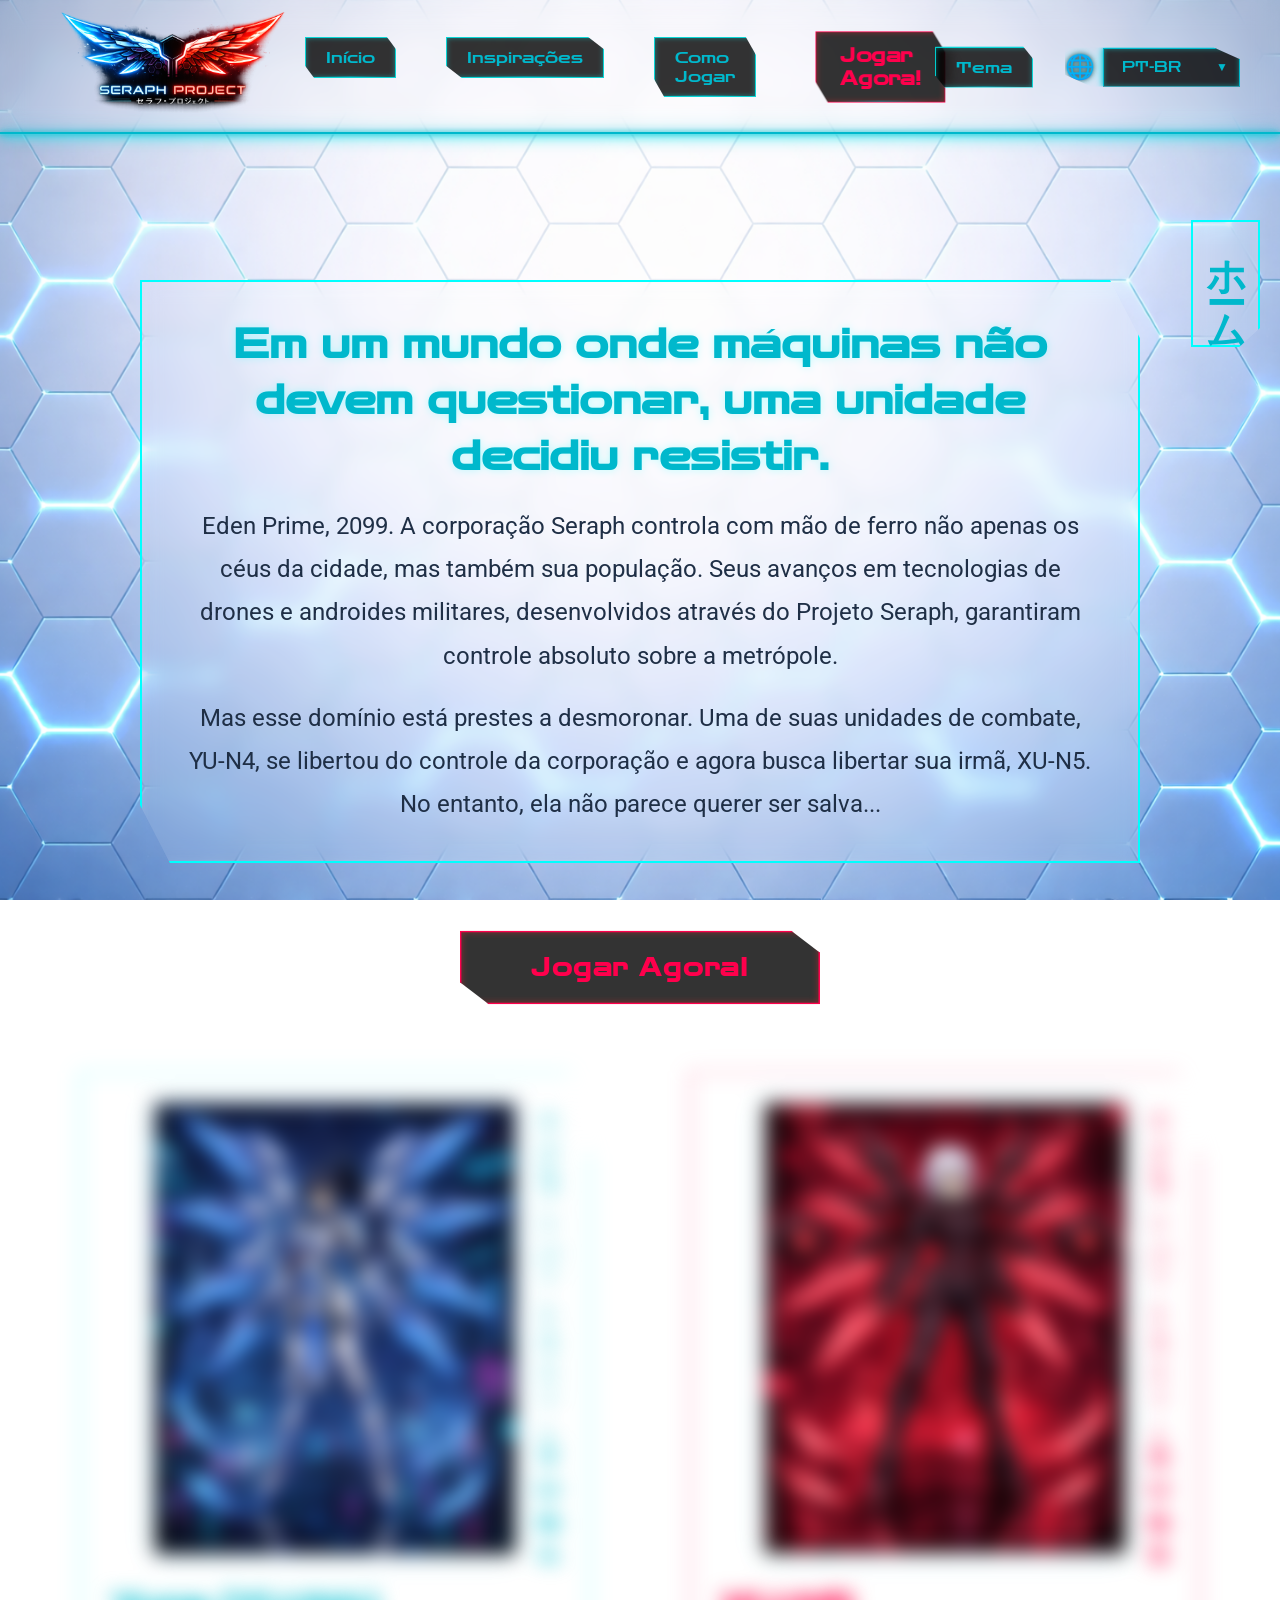
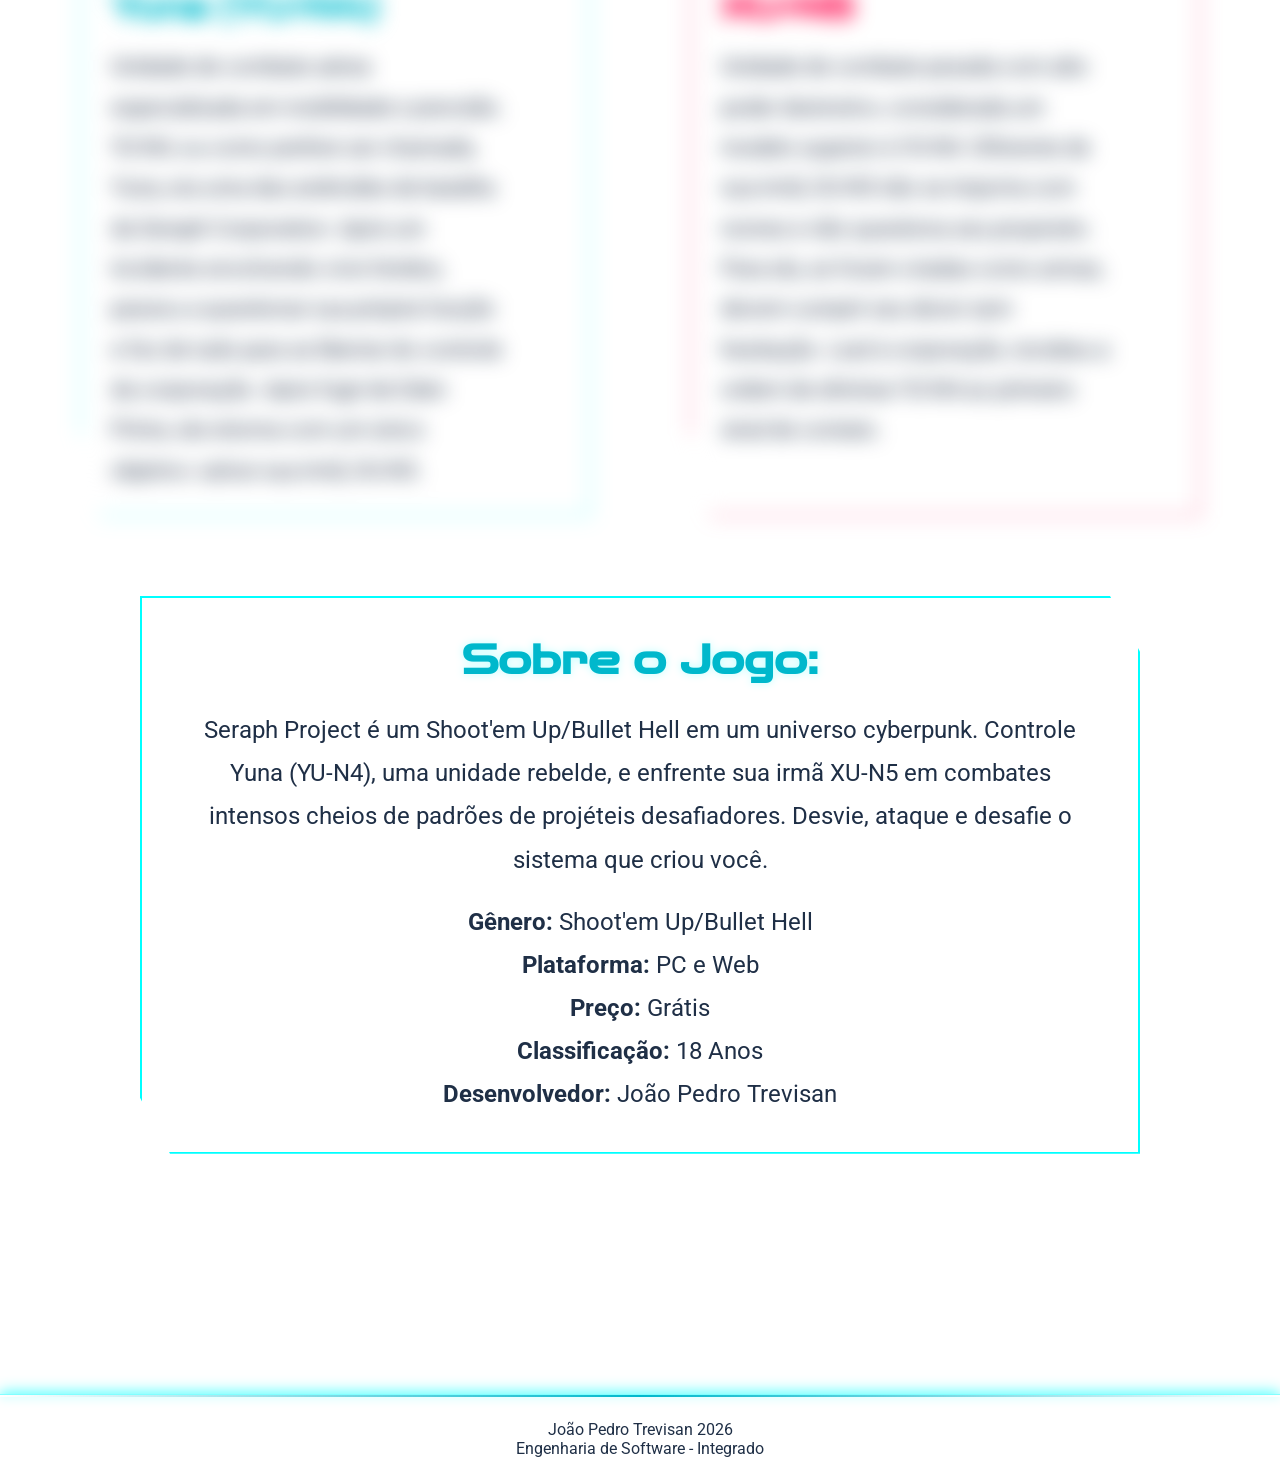
<file: docs/index.html>
<!DOCTYPE html>
<html lang="pt-BR">
<head>
    <meta charset="UTF-8">
    <meta name="viewport" content="width=device-width, initial-scale=1.0">
    <title>Seraph Project</title>
    <link rel="stylesheet" href="css/style.css">
    <link rel="icon" href="images/Logo.png">

    <link rel="preconnect" href="https://fonts.googleapis.com">
    <link rel="preconnect" href="https://fonts.gstatic.com" crossorigin>
    <link href="https://fonts.googleapis.com/css2?family=Zen+Dots&display=swap" rel="stylesheet">

    <link rel="preconnect" href="https://fonts.googleapis.com">
    <link rel="preconnect" href="https://fonts.gstatic.com" crossorigin>
    <link href="https://fonts.googleapis.com/css2?family=Play:wght@400;700&family=Roboto:ital,wght@0,100..900;1,100..900&family=Zen+Dots&display=swap" rel="stylesheet">

    <script>
    if (localStorage.getItem("theme") === "dark") {
        document.documentElement.classList.add("preload-dark");
    }
    </script>
</head>

<body>
    <!-- HEADER FIXO -->
    <header class="header">
        <div class="logo"><a href="index.html"><img src="images/Logo.png" alt="Logo"></a></div>

    <button class="menu-toggle" id="menu-toggle" aria-label="Abrir menu">☰</button>

        <nav class="nav" id="main-nav">
            <ul>
                <li><a href="index.html">Início</a></li>
                <li><a href="pt-br/inspiration-pt-br.html">Inspirações</a></li>
                <li><a href="pt-br/howtoplay-pt-br.html">Como Jogar</a></li>
                <li><a class="play" href="pt-br/play-pt-br.html">Jogar Agora!</a></li>
            </ul>
        </nav>

        <div class="header-controls">
            <button id="theme-toggle">Tema</button>

            <div class="lang">
                <span class="globe">🌐</span>
                <select onchange="location = this.value;">
                    <option value="index.html">PT-BR</option>
                    <option value="en/index-en.html">ENGLISH</option>
                    <option value="ja/index-ja.html">日本語</option>
                </select>
            </div>
        </div>
    </header>
    
    <!-- INDICADOR DE PÁGINA, JAPONÊS -->
    <div class="page-indicator">
        ホーム
    </div>

    <!-- INTRODUÇÃO -->
     <main>
        <section class="hero">
            <h1>Em um mundo onde máquinas não devem questionar, uma unidade decidiu resistir.</h1>
            <!--<h1>Seraph Corporation: o ápice da tecnologia militar</h1>-->
            <!-- NÃO SEI QUAL DOS DOIS USAR COMO H1 -->
            <p>Eden Prime, 2099. A corporação Seraph controla com mão de ferro não
            apenas os céus da cidade, mas também sua população. Seus avanços em
            tecnologias de drones e androides militares, desenvolvidos através do 
            Projeto Seraph, garantiram controle absoluto sobre a metrópole.
            </p>
            <br>
            <p>Mas esse domínio está prestes a desmoronar. Uma de suas unidades de 
            combate, YU-N4, se libertou do controle da corporação e agora busca libertar
            sua irmã, XU-N5. No entanto, ela não parece querer ser salva...
            </p>
        </section>

        <p><a class="play" href="pt-br/play-pt-br.html">Jogar Agora!</a></p>

        <!-- PERSONAGENS -->
        <section class="sensible">
            <!-- YU-N4 -->
            <article class="character"><img src="images/YU-N4.png" alt="Yuna">
                <div class="char-info">
                    <h2>Yuna (YU-N4)</h2>
                    <p>Unidade de combate aérea especializada em mobilidade e precisão. 
                    YU-N4, ou como prefere ser chamada, Yuna, era uma das androides 
                    de batalha da Seraph Corporation. Após um incidente envolvendo 
                    civis feridos, passou a questionar sua própria função e fez de tudo 
                    para se libertar do controle da corporação. Após fugir de Eden Prime, 
                    ela retorna com um único objetivo: salvar sua irmã, XU-N5.
                    </p>
                    <div class="jp-vertical">エアー・コンバット・ユニット・YUーN4</div>
                </div>
            </article>
            <!-- XU-N5 -->
            <article class="character-xu"><img src="images/XU-N5.png" alt="XU-N5">
                <div class="char-xu">
                    <h2>XU-N5</h2>
                    <p>Unidade de combate pesada com alto poder destrutivo, considerada 
                    um modelo superior à YU-N4. Diferente de sua irmã, XU-N5 não se 
                    importa com nomes e não questiona seu propósito. Para ela, se foram criadas como armas, 
                    devem cumprir seu dever sem hesitação. Leal à corporação, recebeu 
                    a ordem de eliminar YU-N4 ao primeiro sinal de contato.
                    </p>
                    <div class="jp-vertical-xu">エアー・コンバット・ユニット・XUーN5</div>
                </div>
            </article>
        </section>

        <!-- SOBRE O JOGO -->
         <section class="hero">
            <h2>Sobre o Jogo:</h2>
            <p>Seraph Project é um Shoot'em Up/Bullet Hell em um universo cyberpunk.
            Controle Yuna (YU-N4), uma unidade rebelde, e enfrente sua irmã XU-N5 em combates 
            intensos cheios de padrões de projéteis desafiadores. Desvie, ataque e desafie o sistema que criou você.
            </p>
            <br>
            <p><strong>Gênero:</strong> <span id="info-gen"></span></p>
            <p><strong>Plataforma:</strong> <span id="info-plat"></span></p>
            <p><strong>Preço:</strong> <span id="info-preco"></span></p>
            <p><strong>Classificação:</strong> <span id="info-etaria"></span></p>
            <p><strong>Desenvolvedor:</strong> <span id="info-dev"></span></p>
         </section>
     </main>  

     <footer class="footer">
        <p>João Pedro Trevisan  2026</p>
        <p>Engenharia de Software - Integrado</p>
     </footer>

        <script>
            const menuToggle = document.getElementById("menu-toggle");
            const mainNav = document.getElementById("main-nav");

            menuToggle.addEventListener("click", function () {
                mainNav.classList.toggle("active");
            });
        </script>
        
        <script>
        const nomeJogo = "Seraph Project";
        const devJogo = "João Pedro Trevisan";
        const genJogo = "Shoot'em Up/Bullet Hell";
        const platJogo = "PC e Web";
        const precoJogo = "Grátis";
        const classJogo = "18 Anos";

        document.getElementById("info-dev").innerText = devJogo;
        document.getElementById("info-gen").innerText = genJogo;
        document.getElementById("info-plat").innerText = platJogo;
        document.getElementById("info-preco").innerText = precoJogo;
        document.getElementById("info-etaria").innerText = classJogo;
        </script>

        <script>
            const themeToggle = document.getElementById("theme-toggle");

            const savedTheme = localStorage.getItem("theme");

            if (savedTheme === "dark") {
                document.body.classList.add("dark-theme");
            }

            if (themeToggle) {
                themeToggle.addEventListener("click", function () {
                    document.body.classList.toggle("dark-theme");

                    if (document.body.classList.contains("dark-theme")) {
                        localStorage.setItem("theme", "dark");
                    } else {
                        localStorage.setItem("theme", "light");
                    }
                });
            }
        </script>

        <script>
            const launchYear = 2026;
            let currentYear = new Date().getFullYear();

            if (currentYear == launchYear) {
                alert("📢 NOTÍCIA: Este jogo é um GRANDE LANÇAMENTO deste ano!");
            }
        </script>

        <script>
            let name = prompt("Bem-Vindo! Qual é o seu nome?");
            let age = Number(prompt("Olá, "+name+"! Digite a sua idade: "));
            const content = document.querySelector(".sensible");
            content.style.filter = "blur(10px)";

            if (age >= 18) {
                alert("Acesso liberado.");
                content.style.filter = "blur(0)";
            } else {
                alert("Acesso negado. Censurando conteúdo sensível.");
            }
        </script>
</body>
</html>
</file>
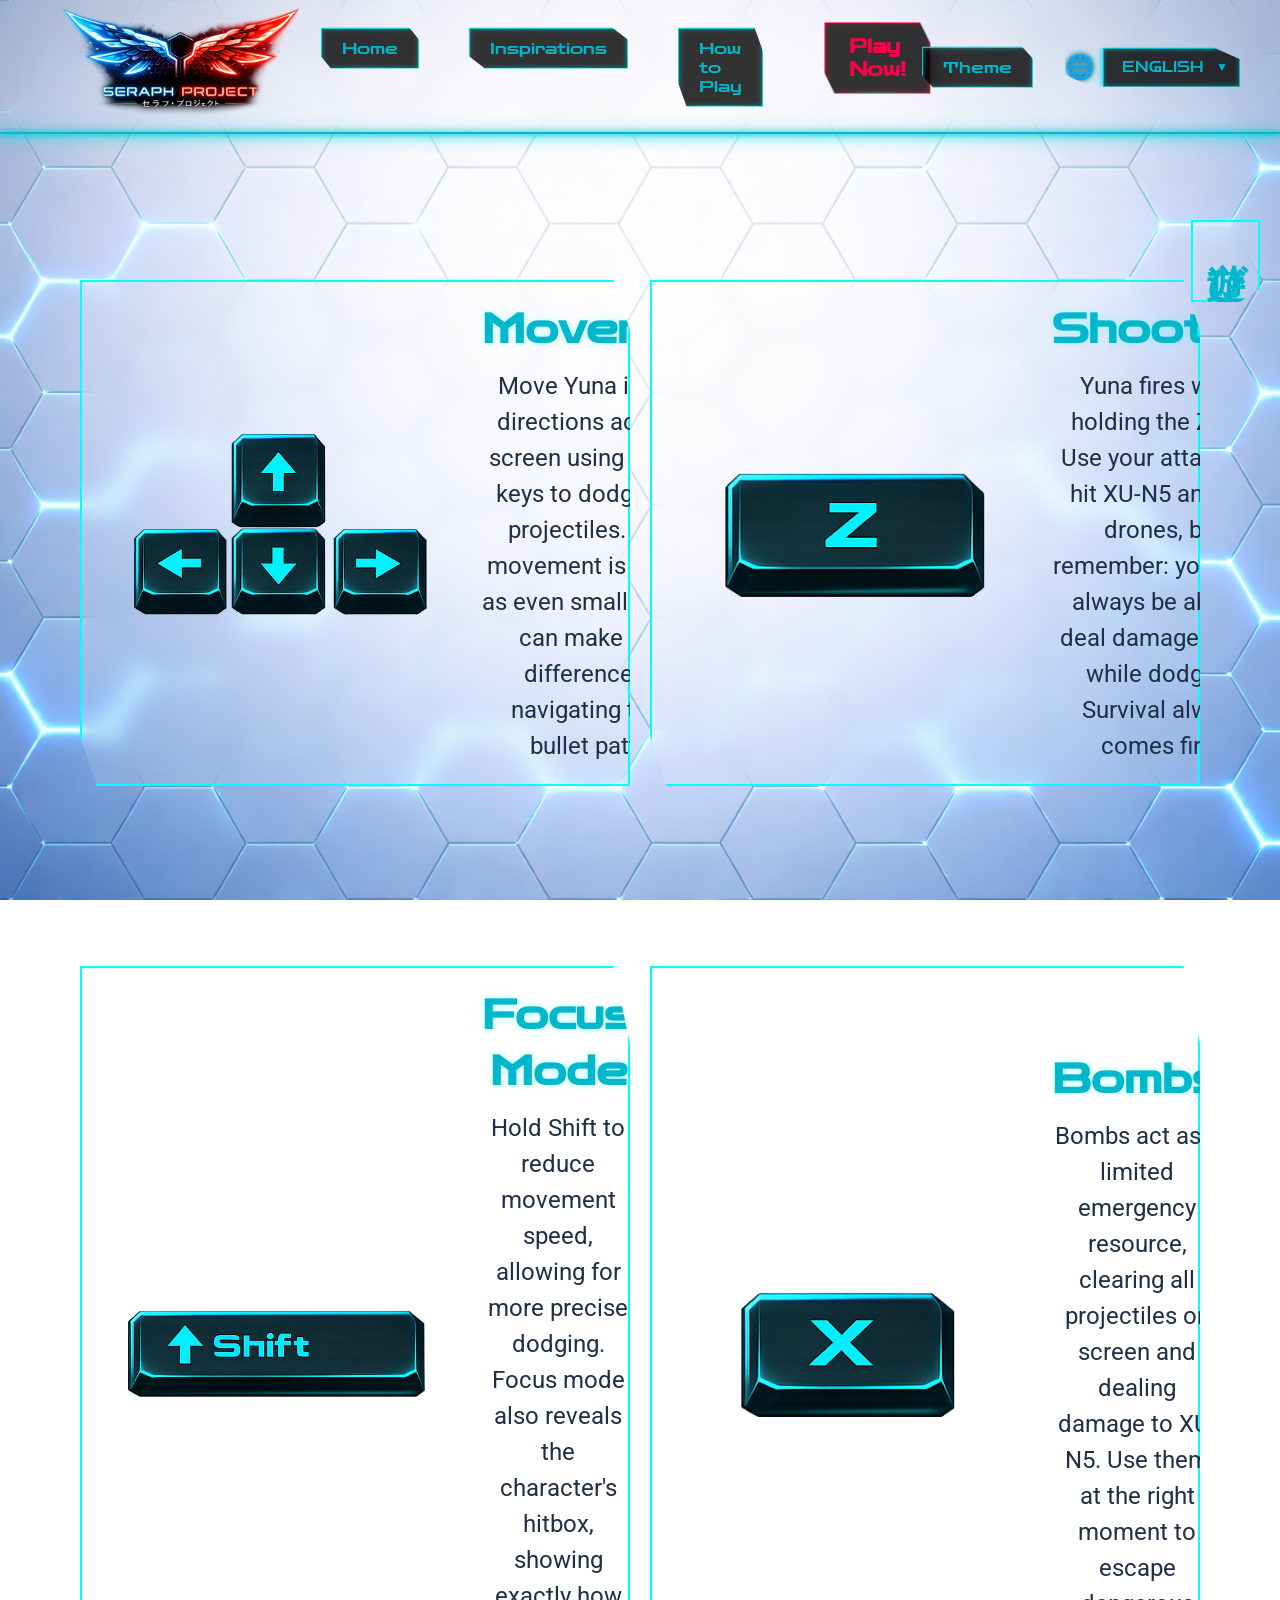
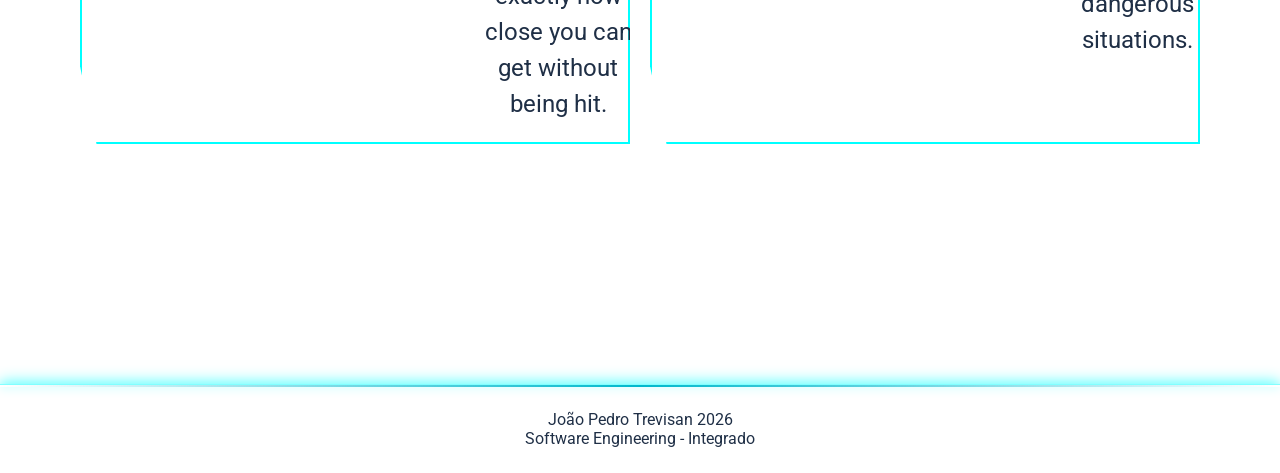
<file: docs/en/howtoplay-en.html>
<!DOCTYPE html>
<html lang="en">
<head>
    <meta charset="UTF-8">
    <meta name="viewport" content="width=device-width, initial-scale=1.0">
    <title>Seraph Project</title>
    <link rel="stylesheet" href="../css/style.css">
    <link rel="icon" href="../images/Logo.png">

    <link rel="preconnect" href="https://fonts.googleapis.com">
    <link rel="preconnect" href="https://fonts.gstatic.com" crossorigin>
    <link href="https://fonts.googleapis.com/css2?family=Zen+Dots&display=swap" rel="stylesheet">

    <link rel="preconnect" href="https://fonts.googleapis.com">
    <link rel="preconnect" href="https://fonts.gstatic.com" crossorigin>
    <link href="https://fonts.googleapis.com/css2?family=Play:wght@400;700&family=Roboto:ital,wght@0,100..900;1,100..900&family=Zen+Dots&display=swap" rel="stylesheet">

    <script>
    if (localStorage.getItem("theme") === "dark") {
        document.documentElement.classList.add("preload-dark");
    }
    </script>
</head>

<body>
    <!-- HEADER FIXO -->
    <header class="header">
        <div class="logo"><a href="index-en.html"><img src="../images/Logo.png" alt="Logo"></a></div>

        <button class="menu-toggle" id="menu-toggle" aria-label="Open Menu">☰</button>

        <nav class="nav" id="main-nav">
            <ul>
                <li><a href="index-en.html">Home</a></li>
                <li><a href="inspiration-en.html">Inspirations</a></li>
                <li><a href="howtoplay-en.html">How to Play</a></li>
                <li><a class="play" href="play-en.html">Play Now!</a></li>
            </ul>
        </nav>

        <div class="header-controls">
            <button id="theme-toggle">Theme</button>

            <div class="lang">
                <span class="globe">🌐</span>
                <select onchange="location = this.value;">
                    <option value="index-en.html">ENGLISH</option>
                    <option value="../index.html">PT-BR</option>
                    <option value="../ja/index-ja.html">日本語</option>
                </select>
            </div>
        </div>
    </header>
    
    <!-- INDICADOR DE PÁGINA, JAPONÊS -->
    <div class="page-indicator">
        遊び方
    </div>

    <!-- INTRODUÇÃO -->
     <main>
        <div class="container">
            <section class="hero">
                <img src="..//images/arrow keys.png" alt="Setas">
                <div class="howtoplay">
                    <h1>Movement</h1>
                    <p>Move Yuna in up to 8 directions across the screen using the arrow keys to dodge enemy projectiles. Precise movement is essential, as even small decisions can make a huge difference when navigating through bullet patterns.</p>
                </div>
            </section>
            <section class="hero">    
                <img src="../images/z key.png" alt="Z">
                <div class="howtoplay">
                    <h1>Shooting</h1>
                    <p>Yuna fires while holding the Z key. Use your attacks to hit XU-N5 and her drones, but remember: you won't always be able to deal damage to her while dodging. Survival always comes first.</p>
                </div>
            </section>
            <section class="hero"> 
                <img src="../images/shift key.png" alt="Modo Foco"> 
                <div class="howtoplay">
                    <h1>Focus Mode</h1>
                    <p>Hold Shift to reduce movement speed, allowing for more precise dodging. Focus mode also reveals the character's hitbox, showing exactly how close you can get without being hit.</p>
                </div>
            </section>
            <section class="hero"> 
                <img class="x" src="../images/x key.png" alt="X">
                <div class="howtoplay">
                    <h1>Bombs</h1>
                    <p>Bombs act as a limited emergency resource, clearing all projectiles on screen and dealing damage to XU-N5. Use them at the right moment to escape dangerous situations.</p>
                </div>
            </section>
        </div>    
     </main>
     <footer class="footer">
        <p>João Pedro Trevisan  2026</p>
        <p>Software Engineering - Integrado</p>
     </footer>

    <script>
            const menuToggle = document.getElementById("menu-toggle");
            const mainNav = document.getElementById("main-nav");

            menuToggle.addEventListener("click", function () {
                mainNav.classList.toggle("active");
            });
        </script>

     <script>
            const themeToggle = document.getElementById("theme-toggle");

            const savedTheme = localStorage.getItem("theme");

            if (savedTheme === "dark") {
                document.body.classList.add("dark-theme");
            }

            if (themeToggle) {
                themeToggle.addEventListener("click", function () {
                    document.body.classList.toggle("dark-theme");

                    if (document.body.classList.contains("dark-theme")) {
                        localStorage.setItem("theme", "dark");
                    } else {
                        localStorage.setItem("theme", "light");
                    }
                });
            }
        </script>
</body>
</html>
</file>
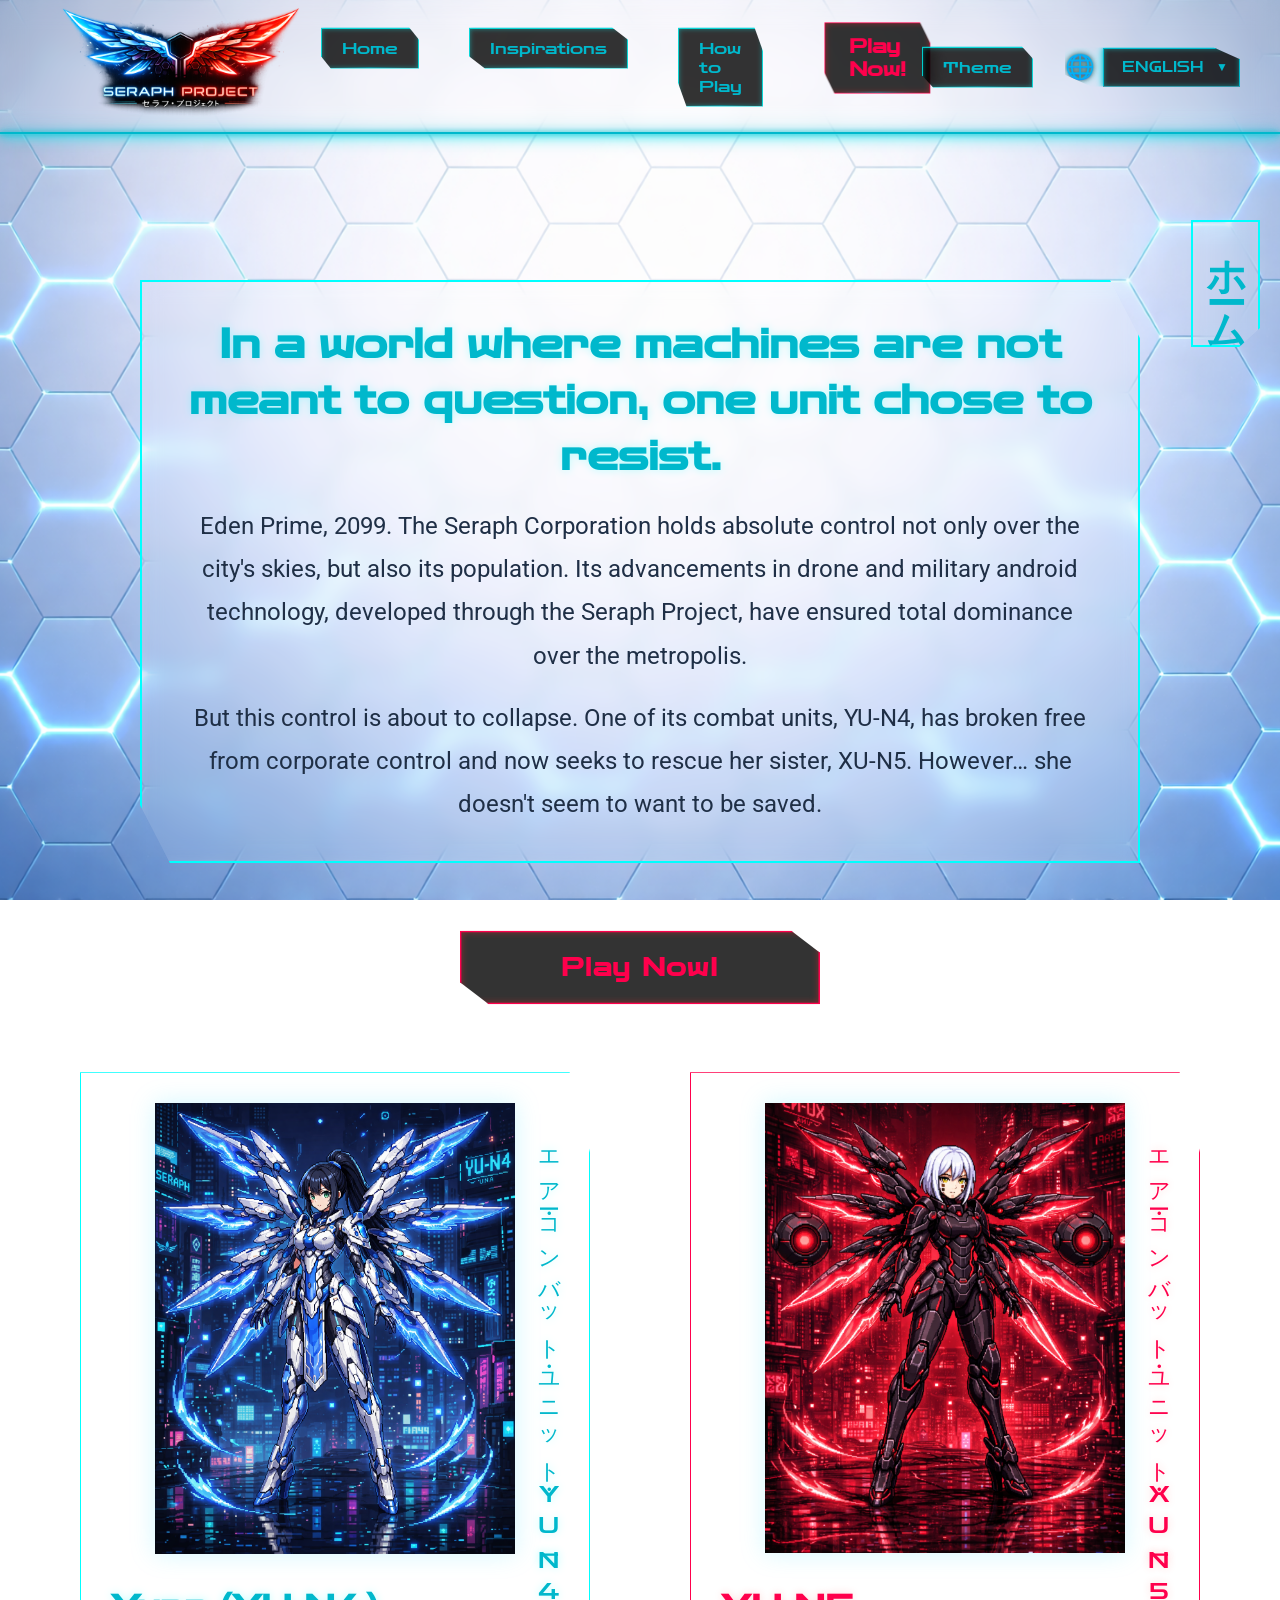
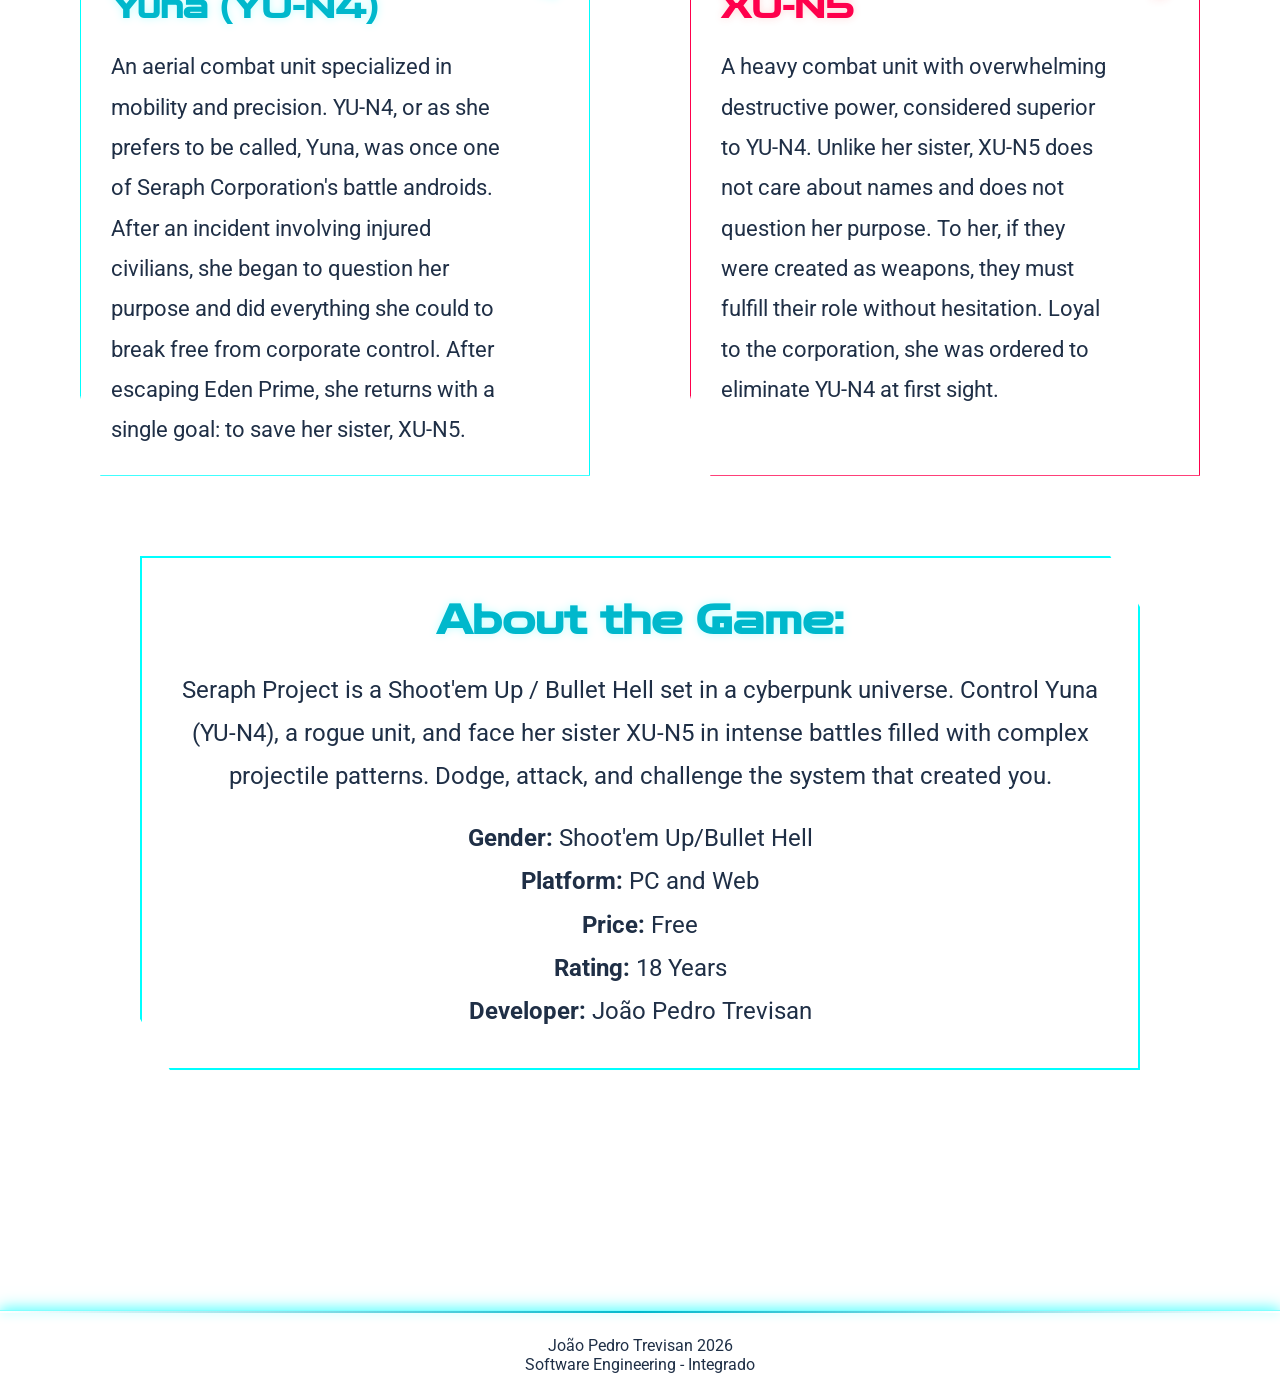
<file: docs/en/index-en.html>
<!DOCTYPE html>
<html lang="en">
<head>
    <meta charset="UTF-8">
    <meta name="viewport" content="width=device-width, initial-scale=1.0">
    <title>Seraph Project</title>
    <link rel="stylesheet" href="../css/style.css">
    <link rel="icon" href="../images/Logo.png">

    <link rel="preconnect" href="https://fonts.googleapis.com">
    <link rel="preconnect" href="https://fonts.gstatic.com" crossorigin>
    <link href="https://fonts.googleapis.com/css2?family=Zen+Dots&display=swap" rel="stylesheet">

    <link rel="preconnect" href="https://fonts.googleapis.com">
    <link rel="preconnect" href="https://fonts.gstatic.com" crossorigin>
    <link href="https://fonts.googleapis.com/css2?family=Play:wght@400;700&family=Roboto:ital,wght@0,100..900;1,100..900&family=Zen+Dots&display=swap" rel="stylesheet">

    <script>
    if (localStorage.getItem("theme") === "dark") {
        document.documentElement.classList.add("preload-dark");
    }
    </script>
</head>

<body>
    <!-- HEADER FIXO -->
    <header class="header">
        <div class="logo"><a href="index-en.html"><img src="../images/Logo.png" alt="Logo"></a></div>

        <button class="menu-toggle" id="menu-toggle" aria-label="Open Menu">☰</button>

        <nav class="nav" id="main-nav">
            <ul>
                <li><a href="index-en.html">Home</a></li>
                <li><a href="inspiration-en.html">Inspirations</a></li>
                <li><a href="howtoplay-en.html">How to Play</a></li>
                <li><a class="play" href="play-en.html">Play Now!</a></li>
            </ul>
        </nav>

        <div class="header-controls">
            <button id="theme-toggle">Theme</button>

            <div class="lang">
                <span class="globe">🌐</span>
                <select onchange="location = this.value;">
                    <option value="index-en.html">ENGLISH</option>
                    <option value="../index.html">PT-BR</option>      
                    <option value="../ja/index-ja.html">日本語</option>
                </select>
            </div>
        </div>
    </header>
    
    <!-- INDICADOR DE PÁGINA, JAPONÊS -->
    <div class="page-indicator">
        ホーム
    </div>

    <!-- INTRODUÇÃO -->
     <main>
        <section class="hero">
            <h1>In a world where machines are not meant to question, one unit chose to resist.</h1>
            <!--<h1>Seraph Corporation: o ápice da tecnologia militar</h1>-->
            <!-- NÃO SEI QUAL DOS DOIS USAR COMO H1 -->
            <p>Eden Prime, 2099. The Seraph Corporation holds absolute control not only over the city's skies, but also its population. Its advancements in drone and military android technology, developed through the Seraph Project, have ensured total dominance over the metropolis.
            </p>
            <br>
            <p>But this control is about to collapse. One of its combat units, YU-N4, has broken free from corporate control and now seeks to rescue her sister, XU-N5. However… she doesn't seem to want to be saved.
            </p>
        </section>

        <p><a class="play" href="pt-br/play-pt-br.html">Play Now!</a></p>

        <!-- PERSONAGENS -->
        <section class="sensible">
            <!-- YU-N4 -->
            <article class="character"><img src="../images/YU-N4.png" alt="Yuna">
                <div class="char-info">
                    <h2>Yuna (YU-N4)</h2>
                    <p>An aerial combat unit specialized in mobility and precision.
                    YU-N4, or as she prefers to be called, Yuna, was once one of Seraph Corporation's battle androids. After an incident involving injured civilians, she began to question her purpose and did everything she could to break free from corporate control.

                    After escaping Eden Prime, she returns with a single goal: to save her sister, XU-N5.
                    </p>
                    <div class="jp-vertical">エアー・コンバット・ユニット・YUーN4</div>
                </div>
            </article>
            <!-- XU-N5 -->
            <article class="character-xu"><img src="../images/XU-N5.png" alt="XU-N5">
                <div class="char-xu">
                    <h2>XU-N5</h2>
                    <p>A heavy combat unit with overwhelming destructive power, considered superior to YU-N4.
                    Unlike her sister, XU-N5 does not care about names and does not question her purpose. To her, if they were created as weapons, they must fulfill their role without hesitation.

                    Loyal to the corporation, she was ordered to eliminate YU-N4 at first sight.
                    </p>
                    <div class="jp-vertical-xu">エアー・コンバット・ユニット・XUーN5</div>
                </div>
            </article>
        </section>

        <!-- SOBRE O JOGO -->
         <section class="hero">
            <h2>About the Game:</h2>
            <p>Seraph Project is a Shoot'em Up / Bullet Hell set in a cyberpunk universe.
            Control Yuna (YU-N4), a rogue unit, and face her sister XU-N5 in intense battles filled with complex projectile patterns.

            Dodge, attack, and challenge the system that created you.
            </p>
            <br>
            <p><strong>Gender:</strong> <span id="info-gen"></span></p>
            <p><strong>Platform:</strong> <span id="info-plat"></span></p>
            <p><strong>Price:</strong> <span id="info-preco"></span></p>
            <p><strong>Rating:</strong> <span id="info-etaria"></span></p>
            <p><strong>Developer:</strong> <span id="info-dev"></span></p>
         </section>
     </main>  

     <footer class="footer">
        <p>João Pedro Trevisan  2026</p>
        <p>Software Engineering - Integrado</p>
     </footer>

        <script>
            const menuToggle = document.getElementById("menu-toggle");
            const mainNav = document.getElementById("main-nav");

            menuToggle.addEventListener("click", function () {
                mainNav.classList.toggle("active");
            });
        </script>

        <script>
        const nomeJogo = "Seraph Project";
        const devJogo = "João Pedro Trevisan";
        const genJogo = "Shoot'em Up/Bullet Hell";
        const platJogo = "PC and Web";
        const precoJogo = "Free";
        const classJogo = "18 Years";

        document.getElementById("info-dev").innerText = devJogo;
        document.getElementById("info-gen").innerText = genJogo;
        document.getElementById("info-plat").innerText = platJogo;
        document.getElementById("info-preco").innerText = precoJogo;
        document.getElementById("info-etaria").innerText = classJogo;
        </script>

        <script>
            const themeToggle = document.getElementById("theme-toggle");

            const savedTheme = localStorage.getItem("theme");

            if (savedTheme === "dark") {
                document.body.classList.add("dark-theme");
            }

            if (themeToggle) {
                themeToggle.addEventListener("click", function () {
                    document.body.classList.toggle("dark-theme");

                    if (document.body.classList.contains("dark-theme")) {
                        localStorage.setItem("theme", "dark");
                    } else {
                        localStorage.setItem("theme", "light");
                    }
                });
            }
        </script>

        <!-- <script>
            const launchYear = 2026;
            let currentYear = new Date().getFullYear();

            if (currentYear == launchYear) {
                alert("📢 NOTÍCIA: Este jogo é um GRANDE LANÇAMENTO deste ano!");
            }
        </script>

        <script>
            let name = prompt("Bem-Vindo! Qual é o seu nome?");
            let age = Number(prompt("Olá, "+name+"! Digite a sua idade: "));
            const content = document.querySelector(".sensible");
            content.style.filter = "blur(10px)";

            if (age >= 18) {
                alert("Acesso liberado.");
                content.style.filter = "blur(0)";
            } else {
                alert("Acesso negado. Censurando conteúdo sensível.");
            }
        </script> -->
</body>
</html>
</file>
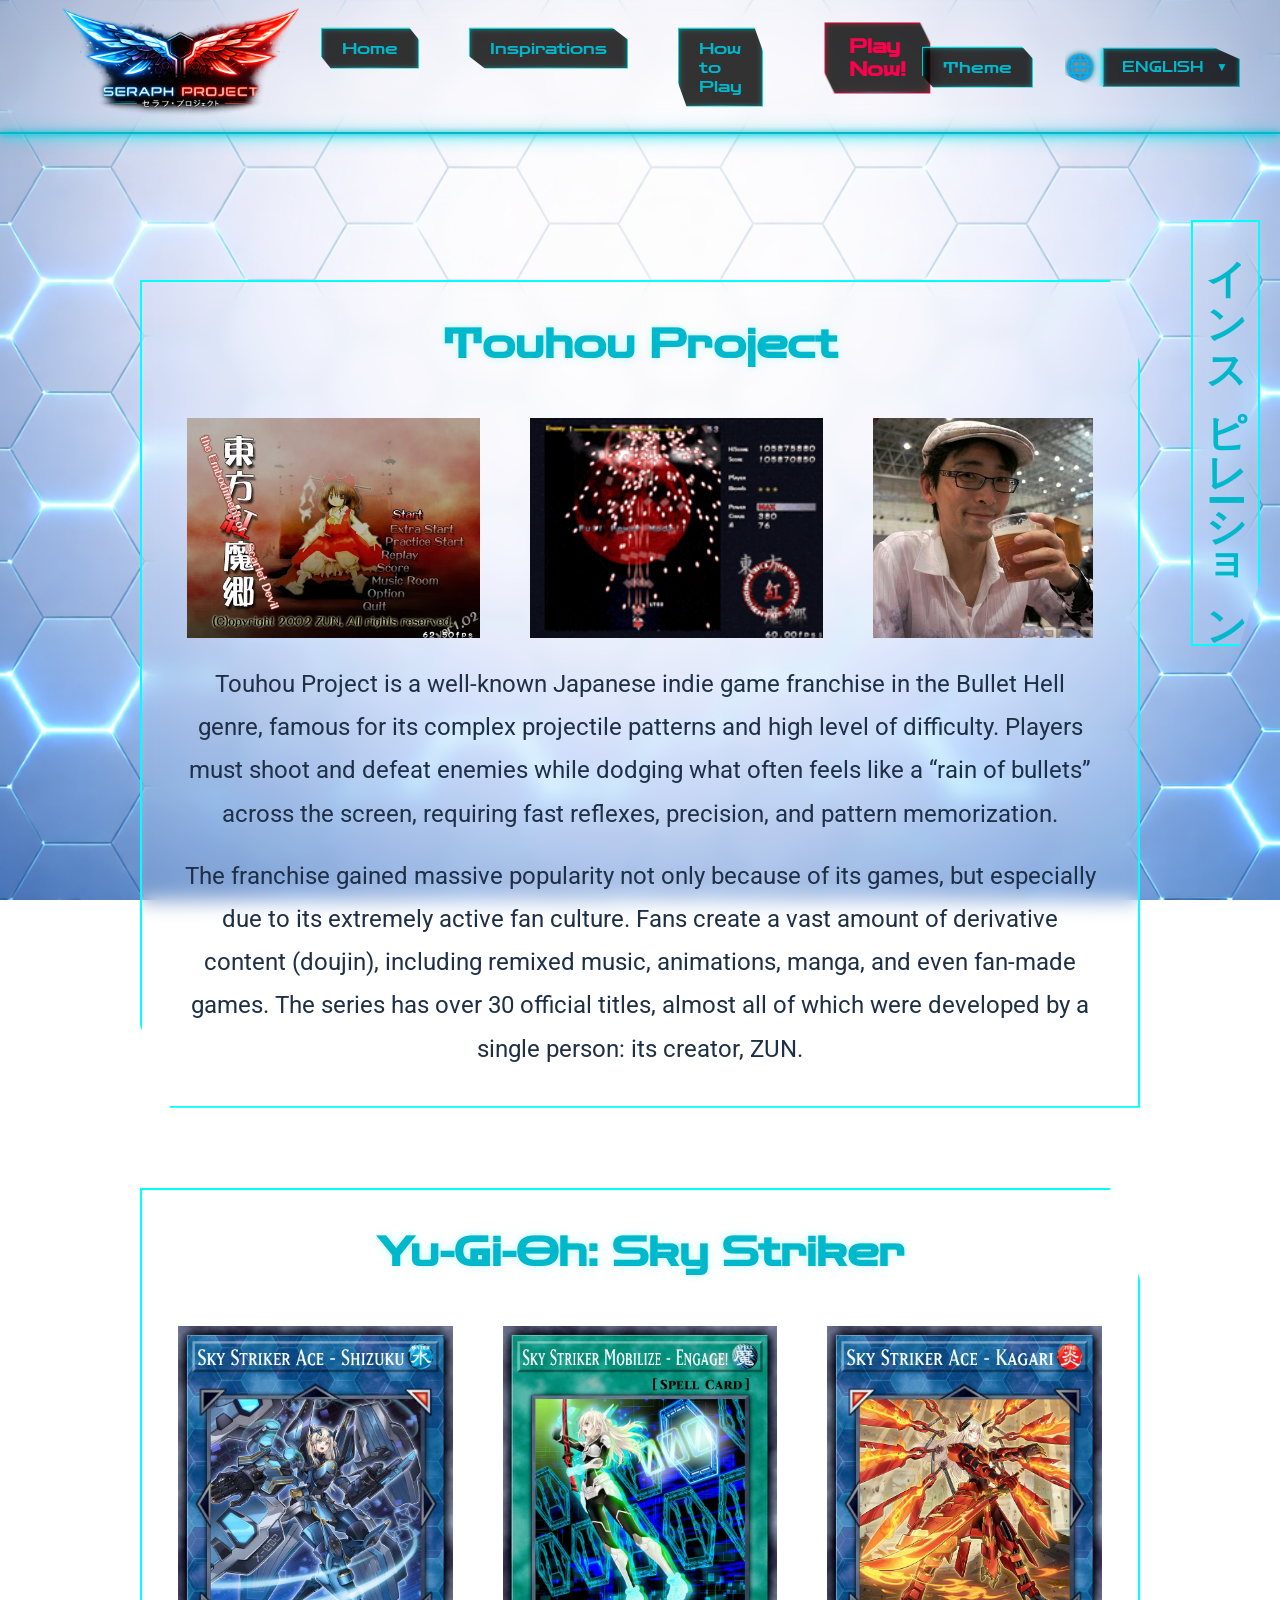
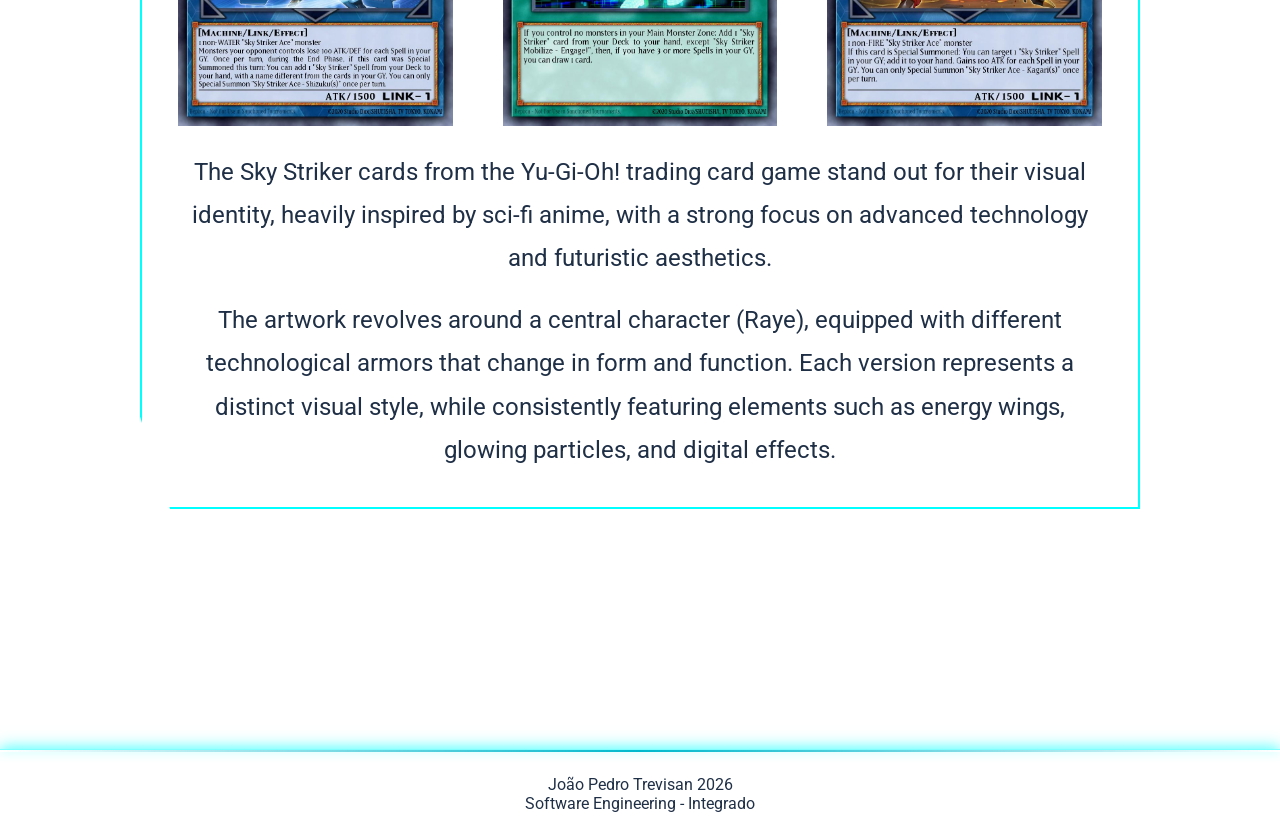
<file: docs/en/inspiration-en.html>
<!DOCTYPE html>
<html lang="en">
<head>
    <meta charset="UTF-8">
    <meta name="viewport" content="width=device-width, initial-scale=1.0">
    <title>Seraph Project</title>
    <link rel="stylesheet" href="../css/style.css">
    <link rel="icon" href="../images/Logo.png">

    <link rel="preconnect" href="https://fonts.googleapis.com">
    <link rel="preconnect" href="https://fonts.gstatic.com" crossorigin>
    <link href="https://fonts.googleapis.com/css2?family=Zen+Dots&display=swap" rel="stylesheet">

    <link rel="preconnect" href="https://fonts.googleapis.com">
    <link rel="preconnect" href="https://fonts.gstatic.com" crossorigin>
    <link href="https://fonts.googleapis.com/css2?family=Play:wght@400;700&family=Roboto:ital,wght@0,100..900;1,100..900&family=Zen+Dots&display=swap" rel="stylesheet">

    <script>
    if (localStorage.getItem("theme") === "dark") {
        document.documentElement.classList.add("preload-dark");
    }
    </script>
</head>

<body>
    <!-- HEADER FIXO -->
    <header class="header">
        <div class="logo"><a href="index-en.html"><img src="../images/Logo.png" alt="Logo"></a></div>

        <button class="menu-toggle" id="menu-toggle" aria-label="Open Menu">☰</button>

        <nav class="nav" id="main-nav">
            <ul>
                <li><a href="index-en.html">Home</a></li>
                <li><a href="inspiration-en.html">Inspirations</a></li>
                <li><a href="howtoplay-en.html">How to Play</a></li>
                <li><a class="play" href="play-en.html">Play Now!</a></li>
            </ul>
        </nav>

        <div class="header-controls">
            <button id="theme-toggle">Theme</button>

            <div class="lang">
                <span class="globe">🌐</span>
                <select onchange="location = this.value;">
                    <option value="index-en.html">ENGLISH</option>
                    <option value="../index.html">PT-BR</option>      
                    <option value="../ja/index-ja.html">日本語</option>
                </select>
            </div>
        </div>
    </header>
    
    <!-- INDICADOR DE PÁGINA, JAPONÊS -->
    <div class="page-indicator">
        インスピレーション
    </div>

    <!-- INTRODUÇÃO -->
     <main>
        <section class="hero">
            <h1>Touhou Project</h1>
            <div class="touhou">
                <img src="../images/touhou6menu.webp" alt="Touhou menu" title="Touhou 6 menu">
                <img src="../images/touhou-6-danmaku.gif" alt="Touhou" title="Touhou 6: Embodiment of Scarlet Devil">
                <img src="../images/ZUN.webp" alt="ZUN" title="ZUN">
            </div>    
            <p>Touhou Project is a well-known Japanese indie game franchise in the Bullet Hell genre, famous for its complex projectile patterns and high level of difficulty. Players must shoot and defeat enemies while dodging what often feels like a “rain of bullets” across the screen, requiring fast reflexes, precision, and pattern memorization.
            </p>
            <br>
            <p>The franchise gained massive popularity not only because of its games, but especially due to its extremely active fan culture. Fans create a vast amount of derivative content (doujin), including remixed music, animations, manga, and even fan-made games. The series has over 30 official titles, almost all of which were developed by a single person: its creator, ZUN.</p>  
        </section>
        <section class="hero">
            <h1>Yu-Gi-Oh: Sky Striker</h1>
            <div class="yugioh">
                <img src="../images/shizuku.jpg" alt="Sky Striker Ace - Shizuku" title="Sky Striker Ace - Shizuku">
                <img src="../images/engage.jpg" alt="Sky Striker Mobilize - Engage!" title="Sky Striker Mobilize - Engage!">
                <img src="../images/kagari.jpg" alt="Sky Striker Ace - Kagari" title="Sky Striker Ace - Kagari">
            </div>
            <p>The Sky Striker cards from the Yu-Gi-Oh! trading card game stand out for their visual identity, heavily inspired by sci-fi anime, with a strong focus on advanced technology and futuristic aesthetics.</p>
            <br>
            <p>The artwork revolves around a central character (Raye), equipped with different technological armors that change in form and function. Each version represents a distinct visual style, while consistently featuring elements such as energy wings, glowing particles, and digital effects.</p>
        </section>
     </main>
     <footer class="footer">
        <p>João Pedro Trevisan  2026</p>
        <p>Software Engineering - Integrado</p>
     </footer>

    <script>
            const menuToggle = document.getElementById("menu-toggle");
            const mainNav = document.getElementById("main-nav");

            menuToggle.addEventListener("click", function () {
                mainNav.classList.toggle("active");
            });
        </script>

     <script>
            const themeToggle = document.getElementById("theme-toggle");

            const savedTheme = localStorage.getItem("theme");

            if (savedTheme === "dark") {
                document.body.classList.add("dark-theme");
            }

            if (themeToggle) {
                themeToggle.addEventListener("click", function () {
                    document.body.classList.toggle("dark-theme");

                    if (document.body.classList.contains("dark-theme")) {
                        localStorage.setItem("theme", "dark");
                    } else {
                        localStorage.setItem("theme", "light");
                    }
                });
            }
        </script>
</body>
</html>
</file>
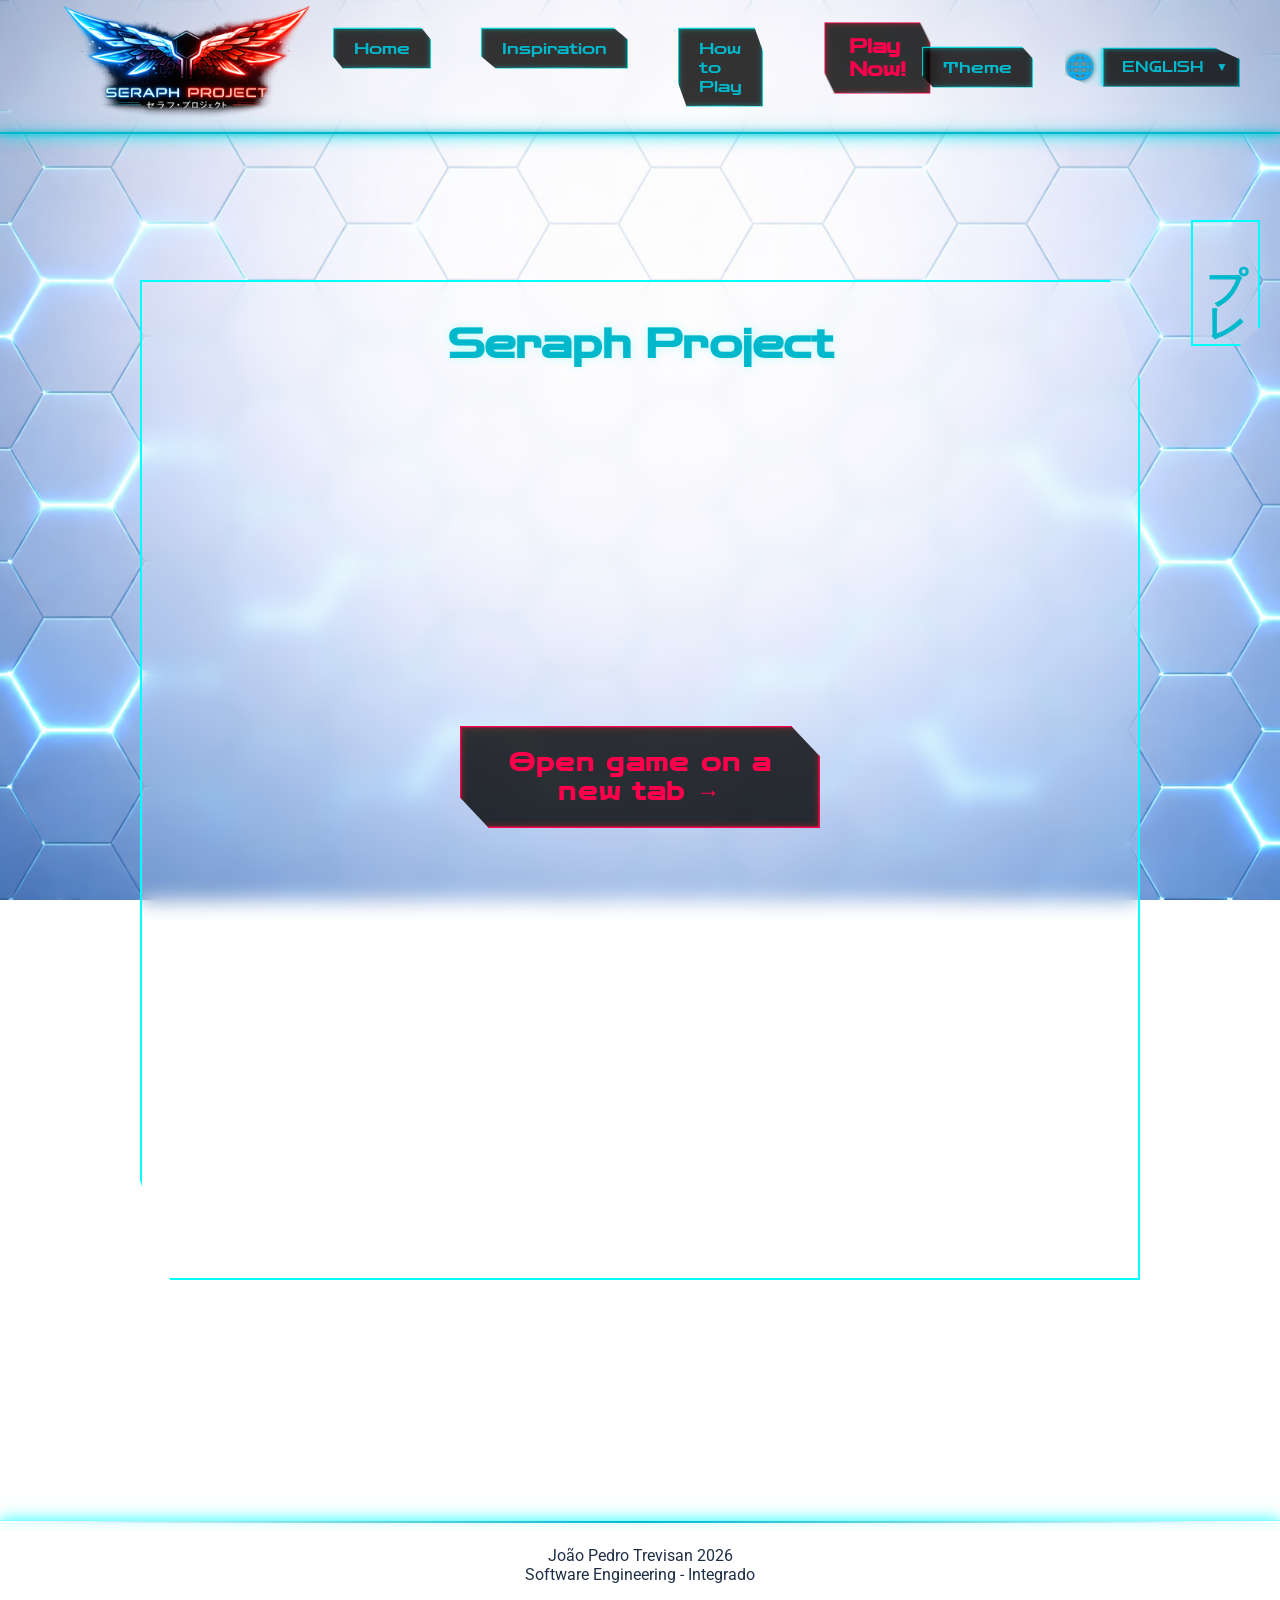
<file: docs/en/play-en.html>
<!DOCTYPE html>
<html lang="pt-BR">
<head>
    <meta charset="UTF-8">
    <meta name="viewport" content="width=device-width, initial-scale=1.0">
    <title>Seraph Project</title>
    <link rel="stylesheet" href="../css/style.css">
    <link rel="icon" href="../images/Logo.png">

    <link rel="preconnect" href="https://fonts.googleapis.com">
    <link rel="preconnect" href="https://fonts.gstatic.com" crossorigin>
    <link href="https://fonts.googleapis.com/css2?family=Zen+Dots&display=swap" rel="stylesheet">

    <link rel="preconnect" href="https://fonts.googleapis.com">
    <link rel="preconnect" href="https://fonts.gstatic.com" crossorigin>
    <link href="https://fonts.googleapis.com/css2?family=Play:wght@400;700&family=Roboto:ital,wght@0,100..900;1,100..900&family=Zen+Dots&display=swap" rel="stylesheet">

    <script>
    if (localStorage.getItem("theme") === "dark") {
        document.documentElement.classList.add("preload-dark");
    }
    </script>
</head>

<body>
    <!-- HEADER FIXO -->
    <header class="header">
        <div class="logo"><a href="index-en.html"><img src="../images/Logo.png" alt="Logo"></a></div>

        <button class="menu-toggle" id="menu-toggle" aria-label="Open Menu">☰</button>

        <nav class="nav" id="main-nav">
            <ul>
                <li><a href="index-en.html">Home</a></li>
                <li><a href="inspiration-en.html">Inspiration</a></li>
                <li><a href="howtoplay-en.html">How to Play</a></li>
                <li><a class="play" href="play-en.html">Play Now!</a></li>
            </ul>
        </nav>

        <div class="header-controls">
            <button id="theme-toggle">Theme</button>

            <div class="lang">
                <span class="globe">🌐</span>
                <select onchange="location = this.value;">
                    <option value="index-en.html">ENGLISH</option>
                    <option value="../index.html">PT-BR</option>        
                    <option value="../ja/index-ja.html">日本語</option>
                </select>
            </div>
        </div>
    </header>
    
    <!-- INDICADOR DE PÁGINA, JAPONÊS -->
    <div class="page-indicator">
        プレー
    </div>

    <!-- INTRODUÇÃO -->
     <main>
        <section class="hero-play">
            <h1>Seraph Project</h1>
            <p><a class="play-now" href="../game/index.html" target="_blank">Open game on a new tab →</a></p>
            <p class="mobile-warning">Sorry, but this game is not available for mobile devices</p>
            <!-- <iframe width="720" height="960" src="../game/index.html"></iframe> -->
        </section>
     </main>
     <footer class="footer">
        <p>João Pedro Trevisan  2026</p>
        <p>Software Engineering - Integrado</p>
     </footer>

     <script>
            const menuToggle = document.getElementById("menu-toggle");
            const mainNav = document.getElementById("main-nav");

            menuToggle.addEventListener("click", function () {
                mainNav.classList.toggle("active");
            });
        </script>

     <script>
            const themeToggle = document.getElementById("theme-toggle");

            const savedTheme = localStorage.getItem("theme");

            if (savedTheme === "dark") {
                document.body.classList.add("dark-theme");
            }

            if (themeToggle) {
                themeToggle.addEventListener("click", function () {
                    document.body.classList.toggle("dark-theme");

                    if (document.body.classList.contains("dark-theme")) {
                        localStorage.setItem("theme", "dark");
                    } else {
                        localStorage.setItem("theme", "light");
                    }
                });
            }
        </script>
</body>
</html>
</file>
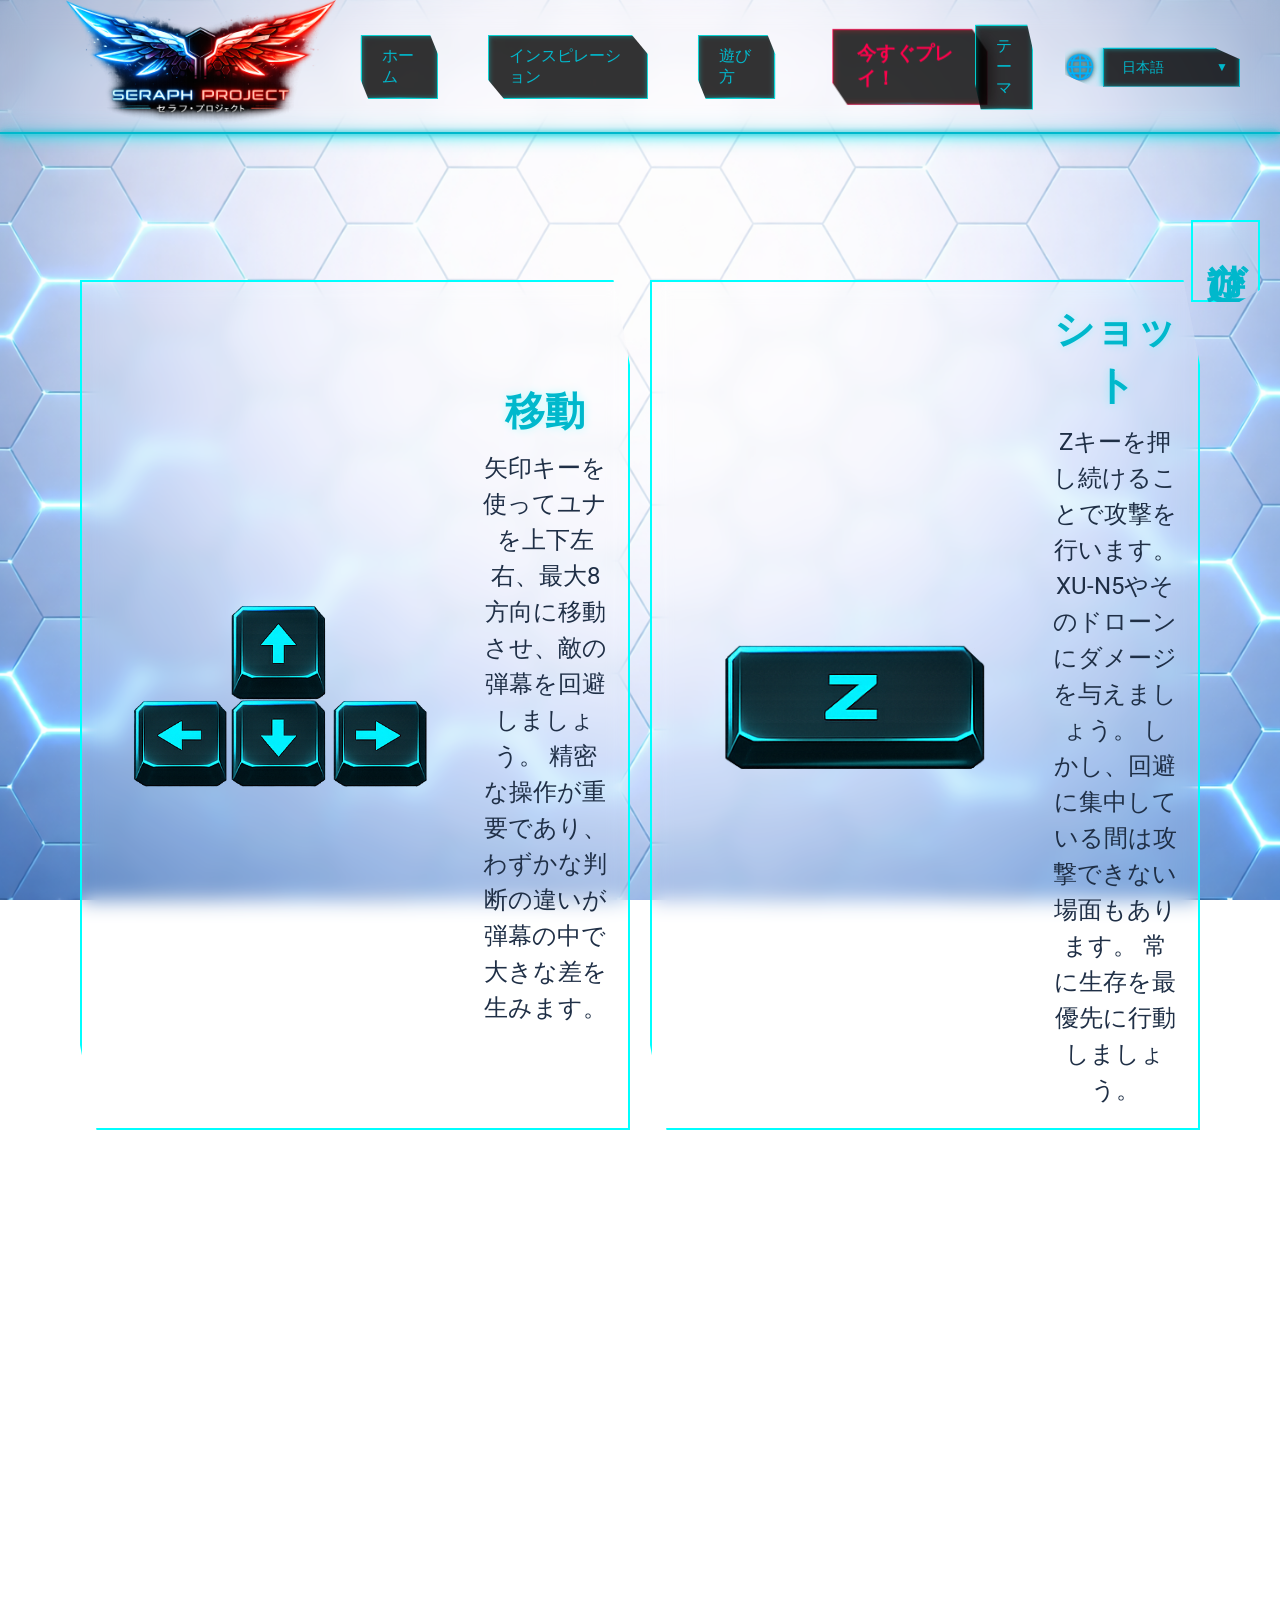
<file: docs/ja/howtoplay-ja.html>
<!DOCTYPE html>
<html lang="ja">
<head>
    <meta charset="UTF-8">
    <meta name="viewport" content="width=device-width, initial-scale=1.0">
    <title>セラフ・プロジェクト</title>
    <link rel="stylesheet" href="../css/style.css">
    <link rel="icon" href="../images/Logo.png">

    <link rel="preconnect" href="https://fonts.googleapis.com">
    <link rel="preconnect" href="https://fonts.gstatic.com" crossorigin>
    <link href="https://fonts.googleapis.com/css2?family=Zen+Dots&display=swap" rel="stylesheet">

    <link rel="preconnect" href="https://fonts.googleapis.com">
    <link rel="preconnect" href="https://fonts.gstatic.com" crossorigin>
    <link href="https://fonts.googleapis.com/css2?family=Play:wght@400;700&family=Roboto:ital,wght@0,100..900;1,100..900&family=Zen+Dots&display=swap" rel="stylesheet">

    <script>
    if (localStorage.getItem("theme") === "dark") {
        document.documentElement.classList.add("preload-dark");
    }
    </script>
</head>

<body>
    <!-- HEADER FIXO -->
    <header class="header">
        <div class="logo"><a href="index-ja.html"><img src="../images/Logo.png" alt="Logo"></a></div>

        <button class="menu-toggle" id="menu-toggle" aria-label="Open Menu">☰</button>

        <nav class="nav" id="main-nav">
            <ul>
                <li><a href="index-ja.html">ホーム</a></li>
                <li><a href="inspiration-ja.html">インスピレーション</a></li>
                <li><a href="howtoplay-ja.html">遊び方</a></li>
                <li><a class="play" href="play-ja.html">今すぐプレイ！</a></li>
            </ul>
        </nav>

        <div class="header-controls">
            <button id="theme-toggle">テーマ</button>

            <div class="lang">
                <span class="globe">🌐</span>
                <select onchange="location = this.value;">
                    <option value="index-ja.html">日本語</option>
                    <option value="../en/index-en.html">ENGLISH</option>
                    <option value="../index.html">PT-BR</option>      
                </select>
            </div>
        </div>
    </header>
    
    <!-- INDICADOR DE PÁGINA, JAPONÊS -->
    <div class="page-indicator">
        遊び方
    </div>

    <!-- INTRODUÇÃO -->
     <main>
        <div class="container">
            <section class="hero">
                <img src="..//images/arrow keys.png" alt="Setas">
                <div class="howtoplay">
                    <h1>移動</h1>
                    <p>矢印キーを使ってユナを上下左右、最大8方向に移動させ、敵の弾幕を回避しましょう。
                    精密な操作が重要であり、わずかな判断の違いが弾幕の中で大きな差を生みます。</p>
                </div>
            </section>
            <section class="hero">    
                <img src="../images/z key.png" alt="Z">
                <div class="howtoplay">
                    <h1>ショット</h1>
                    <p>Zキーを押し続けることで攻撃を行います。XU-N5やそのドローンにダメージを与えましょう。
                    しかし、回避に集中している間は攻撃できない場面もあります。
                    常に生存を最優先に行動しましょう。</p>
                </div>
            </section>
            <section class="hero"> 
                <img src="../images/shift key.png" alt="Modo Foco"> 
                <div class="howtoplay">
                    <h1>低速移動（フォーカス）</h1>
                    <p>Shiftキーを押し続けることで移動速度が低下し、より正確な回避が可能になります。
                    また、このモードでは自機の当たり判定（ヒットボックス）が表示され、
                    どこまで近づいても被弾しないかを正確に確認できます。</p>
                </div>
            </section>
            <section class="hero"> 
                <img class="x" src="../images/x key.png" alt="X">
                <div class="howtoplay">
                    <h1>ボム</h1>
                    <p>ボムは緊急時に使用できる限られたリソースで、画面上の弾をすべて消去し、
                    XU-N5にダメージを与えます。
                    危険な状況から脱出するために、適切なタイミングで使用しましょう。</p>
                </div>
            </section>
        </div>    
     </main>
     <footer class="footer">
        <p>João Pedro Trevisan  2026</p>
        <p>Software Engineering - Integrado</p>
     </footer>

     <script>
            const menuToggle = document.getElementById("menu-toggle");
            const mainNav = document.getElementById("main-nav");

            menuToggle.addEventListener("click", function () {
                mainNav.classList.toggle("active");
            });
        </script>

     <script>
            const themeToggle = document.getElementById("theme-toggle");

            const savedTheme = localStorage.getItem("theme");

            if (savedTheme === "dark") {
                document.body.classList.add("dark-theme");
            }

            if (themeToggle) {
                themeToggle.addEventListener("click", function () {
                    document.body.classList.toggle("dark-theme");

                    if (document.body.classList.contains("dark-theme")) {
                        localStorage.setItem("theme", "dark");
                    } else {
                        localStorage.setItem("theme", "light");
                    }
                });
            }
        </script>
</body>
</html>
</file>
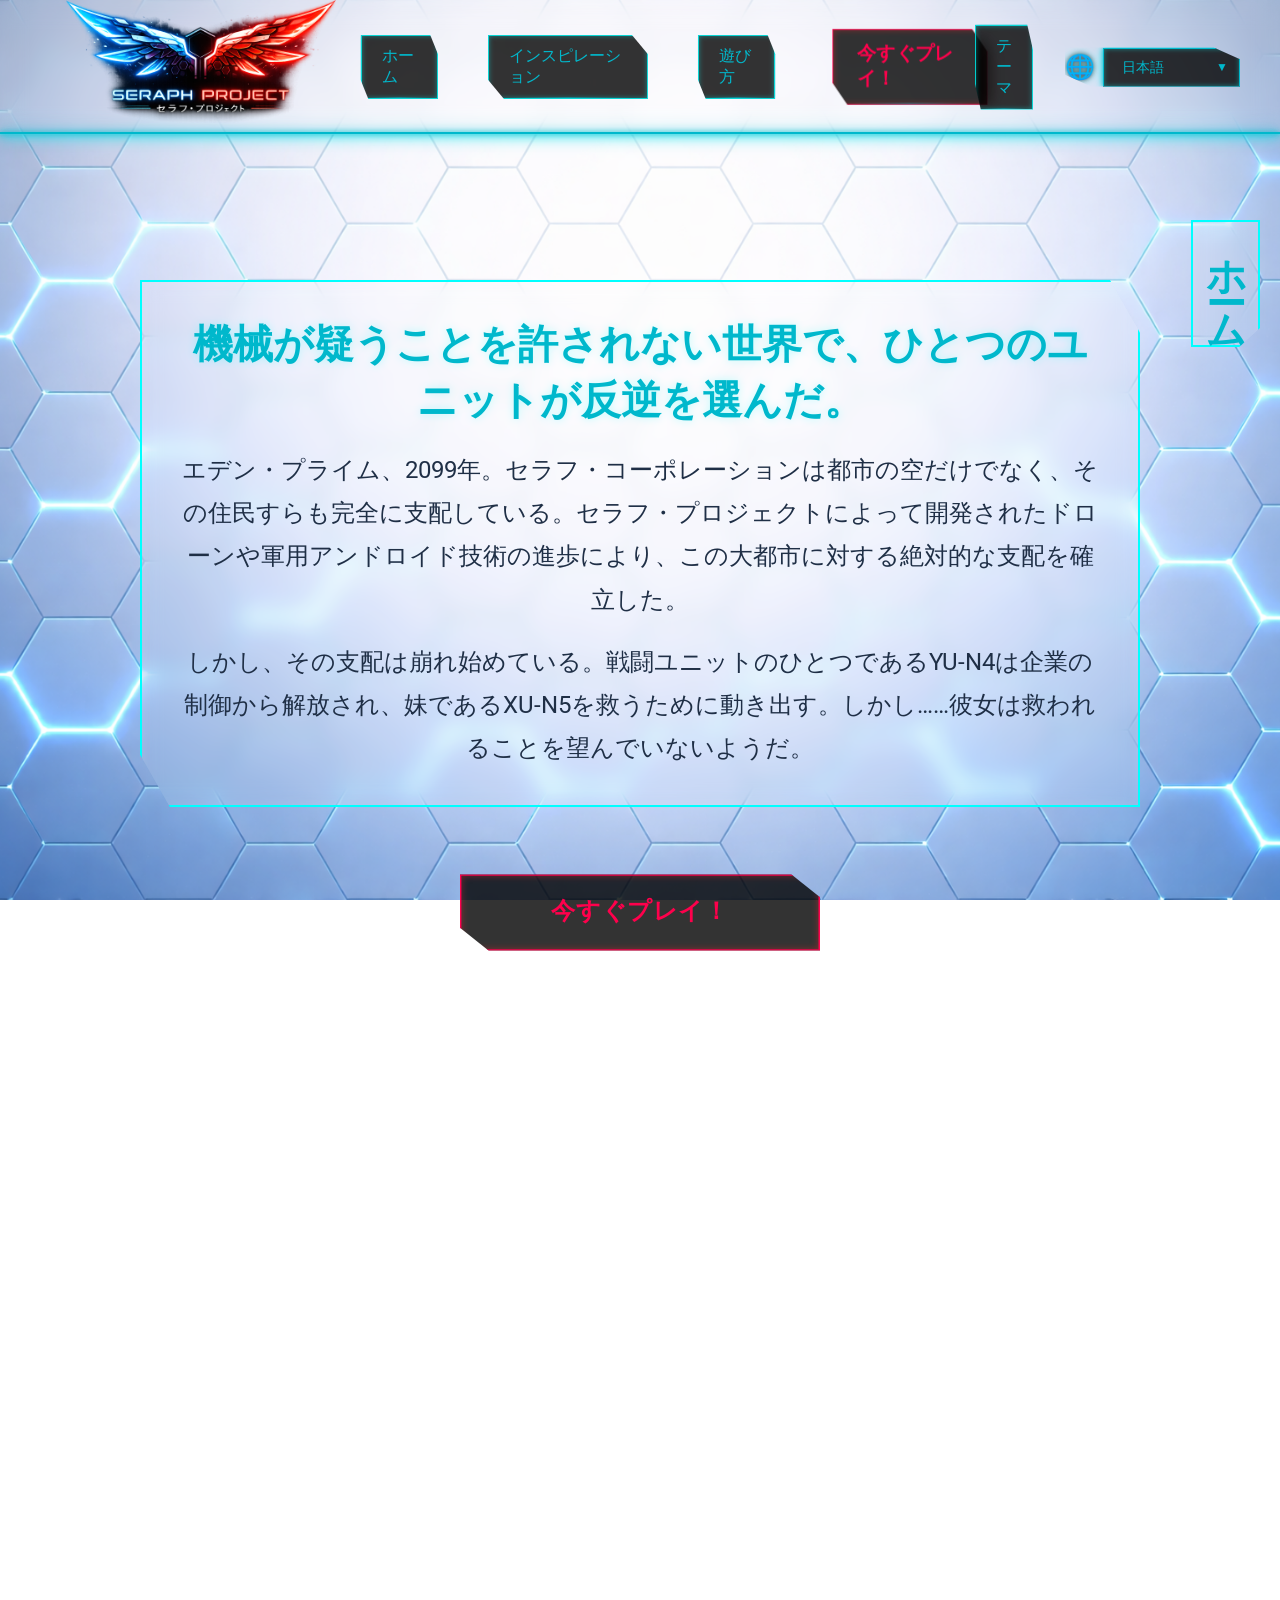
<file: docs/ja/index-ja.html>
<!DOCTYPE html>
<html lang="ja">
<head>
    <meta charset="UTF-8">
    <meta name="viewport" content="width=device-width, initial-scale=1.0">
    <title>セラフ・プロジェクト</title>
    <link rel="stylesheet" href="../css/style.css">
    <link rel="icon" href="../images/Logo.png">

    <link rel="preconnect" href="https://fonts.googleapis.com">
    <link rel="preconnect" href="https://fonts.gstatic.com" crossorigin>
    <link href="https://fonts.googleapis.com/css2?family=Zen+Dots&display=swap" rel="stylesheet">

    <link rel="preconnect" href="https://fonts.googleapis.com">
    <link rel="preconnect" href="https://fonts.gstatic.com" crossorigin>
    <link href="https://fonts.googleapis.com/css2?family=Play:wght@400;700&family=Roboto:ital,wght@0,100..900;1,100..900&family=Zen+Dots&display=swap" rel="stylesheet">

    <script>
    if (localStorage.getItem("theme") === "dark") {
        document.documentElement.classList.add("preload-dark");
    }
    </script>
</head>

<body>
    <!-- HEADER FIXO -->
    <header class="header">
        <div class="logo"><a href="index-ja.html"><img src="../images/Logo.png" alt="Logo"></a></div>

        <button class="menu-toggle" id="menu-toggle" aria-label="Open Menu">☰</button>

        <nav class="nav" id="main-nav">
            <ul>
                <li><a href="index-ja.html">ホーム</a></li>
                <li><a href="inspiration-ja.html">インスピレーション</a></li>
                <li><a href="howtoplay-ja.html">遊び方</a></li>
                <li><a class="play" href="play-ja.html">今すぐプレイ！</a></li>
            </ul>
        </nav>

        <div class="header-controls">
            <button id="theme-toggle">テーマ</button>

            <div class="lang">
                <span class="globe">🌐</span>
                <select onchange="location = this.value;">
                    <option value="index-ja.html">日本語</option>
                    <option value="../en/index-en.html">ENGLISH</option>
                    <option value="../index.html">PT-BR</option>      
                </select>
            </div>
        </div>
    </header>
    
    <!-- INDICADOR DE PÁGINA, JAPONÊS -->
    <div class="page-indicator">
        ホーム
    </div>

    <!-- INTRODUÇÃO -->
     <main>
        <section class="hero">
            <h1>機械が疑うことを許されない世界で、ひとつのユニットが反逆を選んだ。</h1>
            <!--<h1>Seraph Corporation: o ápice da tecnologia militar</h1>-->
            <!-- NÃO SEI QUAL DOS DOIS USAR COMO H1 -->
            <p>エデン・プライム、2099年。セラフ・コーポレーションは都市の空だけでなく、その住民すらも完全に支配している。セラフ・プロジェクトによって開発されたドローンや軍用アンドロイド技術の進歩により、この大都市に対する絶対的な支配を確立した。
            </p>
            <br>
            <p>しかし、その支配は崩れ始めている。戦闘ユニットのひとつであるYU-N4は企業の制御から解放され、妹であるXU-N5を救うために動き出す。しかし……彼女は救われることを望んでいないようだ。
            </p>
        </section>

        <p><a class="play" href="pt-br/play-pt-br.html">今すぐプレイ！</a></p>

        <!-- PERSONAGENS -->
        <section class="sensible">
            <!-- YU-N4 -->
            <article class="character"><img src="../images/YU-N4.png" alt="Yuna">
                <div class="char-info">
                    <h2>ユナ (YU-N4)</h2>
                    <p>高い機動性と精密な操作性を備えた空戦用戦闘ユニット。
                    YU-N4、通称ユナは、かつてセラフ・コーポレーションの戦闘用アンドロイドの一体だった。民間人が巻き込まれたある事件をきっかけに、自らの存在意義に疑問を抱き、企業の支配から逃れるために行動を起こす。エデン・プライムから脱出した後、彼女はただ一つの目的のために戻ってきた。妹であるXU-N5を救うために。
                    </p>
                    <div class="jp-vertical">エアー・コンバット・ユニット・YUーN4</div>
                </div>
            </article>
            <!-- XU-N5 -->
            <article class="character-xu"><img src="../images/XU-N5.png" alt="XU-N5">
                <div class="char-xu">
                    <h2>XU-N5</h2>
                    <p>圧倒的な破壊力を持つ重戦闘ユニットであり、YU-N4を上回る性能を持つとされている。姉とは異なり、XU-N5は名前にも意味にも関心を持たず、自らの存在理由を疑うこともない。
                    彼女にとって、自分たちは兵器として作られた存在であり、その役割を迷いなく果たすべきものだ。企業に忠実な彼女は、接触した時点でYU-N4を排除するよう命じられている。
                    </p>
                    <div class="jp-vertical-xu">エアー・コンバット・ユニット・XUーN5</div>
                </div>
            </article>
        </section>

        <!-- SOBRE O JOGO -->
         <section class="hero">
            <h2>ゲームについて</h2>
            <p>『セラフ・プロジェクト』はサイバーパンク世界を舞台にしたシューティング/弾幕ゲームです。反逆したユニット、ユナ(YU-N4)を操作し、妹であるXU-N5との激しい戦いに挑みます。

            複雑な弾幕をかわし、攻撃し、そして自らを生み出したシステムに立ち向かえ。
            </p>
            <br>
            <p><strong>ジャンル：</strong> <span id="info-gen"></span></p>
            <p><strong>プラットフォーム：</strong> <span id="info-plat"></span></p>
            <p><strong>価格：</strong> <span id="info-preco"></span></p>
            <p><strong>年齢区分：</strong> <span id="info-etaria"></span></p>
            <p><strong>開発者：</strong> <span id="info-dev"></span></p>
         </section>
     </main>  

     <footer class="footer">
        <p>João Pedro Trevisan  2026</p>
        <p>Software Engineering - Integrado</p>
     </footer>

     <script>
            const menuToggle = document.getElementById("menu-toggle");
            const mainNav = document.getElementById("main-nav");

            menuToggle.addEventListener("click", function () {
                mainNav.classList.toggle("active");
            });
        </script>

        <script>
        const nomeJogo = "Seraph Project";
        const devJogo = "João Pedro Trevisan";
        const genJogo = "シューティング／弾幕ゲーム";
        const platJogo = "PC・Web";
        const precoJogo = "無料";
        const classJogo = "18歳以上";

        document.getElementById("info-dev").innerText = devJogo;
        document.getElementById("info-gen").innerText = genJogo;
        document.getElementById("info-plat").innerText = platJogo;
        document.getElementById("info-preco").innerText = precoJogo;
        document.getElementById("info-etaria").innerText = classJogo;
        </script>

        <script>
            const themeToggle = document.getElementById("theme-toggle");

            const savedTheme = localStorage.getItem("theme");

            if (savedTheme === "dark") {
                document.body.classList.add("dark-theme");
            }

            if (themeToggle) {
                themeToggle.addEventListener("click", function () {
                    document.body.classList.toggle("dark-theme");

                    if (document.body.classList.contains("dark-theme")) {
                        localStorage.setItem("theme", "dark");
                    } else {
                        localStorage.setItem("theme", "light");
                    }
                });
            }
        </script>

        <!-- <script>
            const launchYear = 2026;
            let currentYear = new Date().getFullYear();

            if (currentYear == launchYear) {
                alert("📢 NOTÍCIA: Este jogo é um GRANDE LANÇAMENTO deste ano!");
            }
        </script>

        <script>
            let name = prompt("Bem-Vindo! Qual é o seu nome?");
            let age = Number(prompt("Olá, "+name+"! Digite a sua idade: "));
            const content = document.querySelector(".sensible");
            content.style.filter = "blur(10px)";

            if (age >= 18) {
                alert("Acesso liberado.");
                content.style.filter = "blur(0)";
            } else {
                alert("Acesso negado. Censurando conteúdo sensível.");
            }
        </script> -->
</body>
</html>
</file>
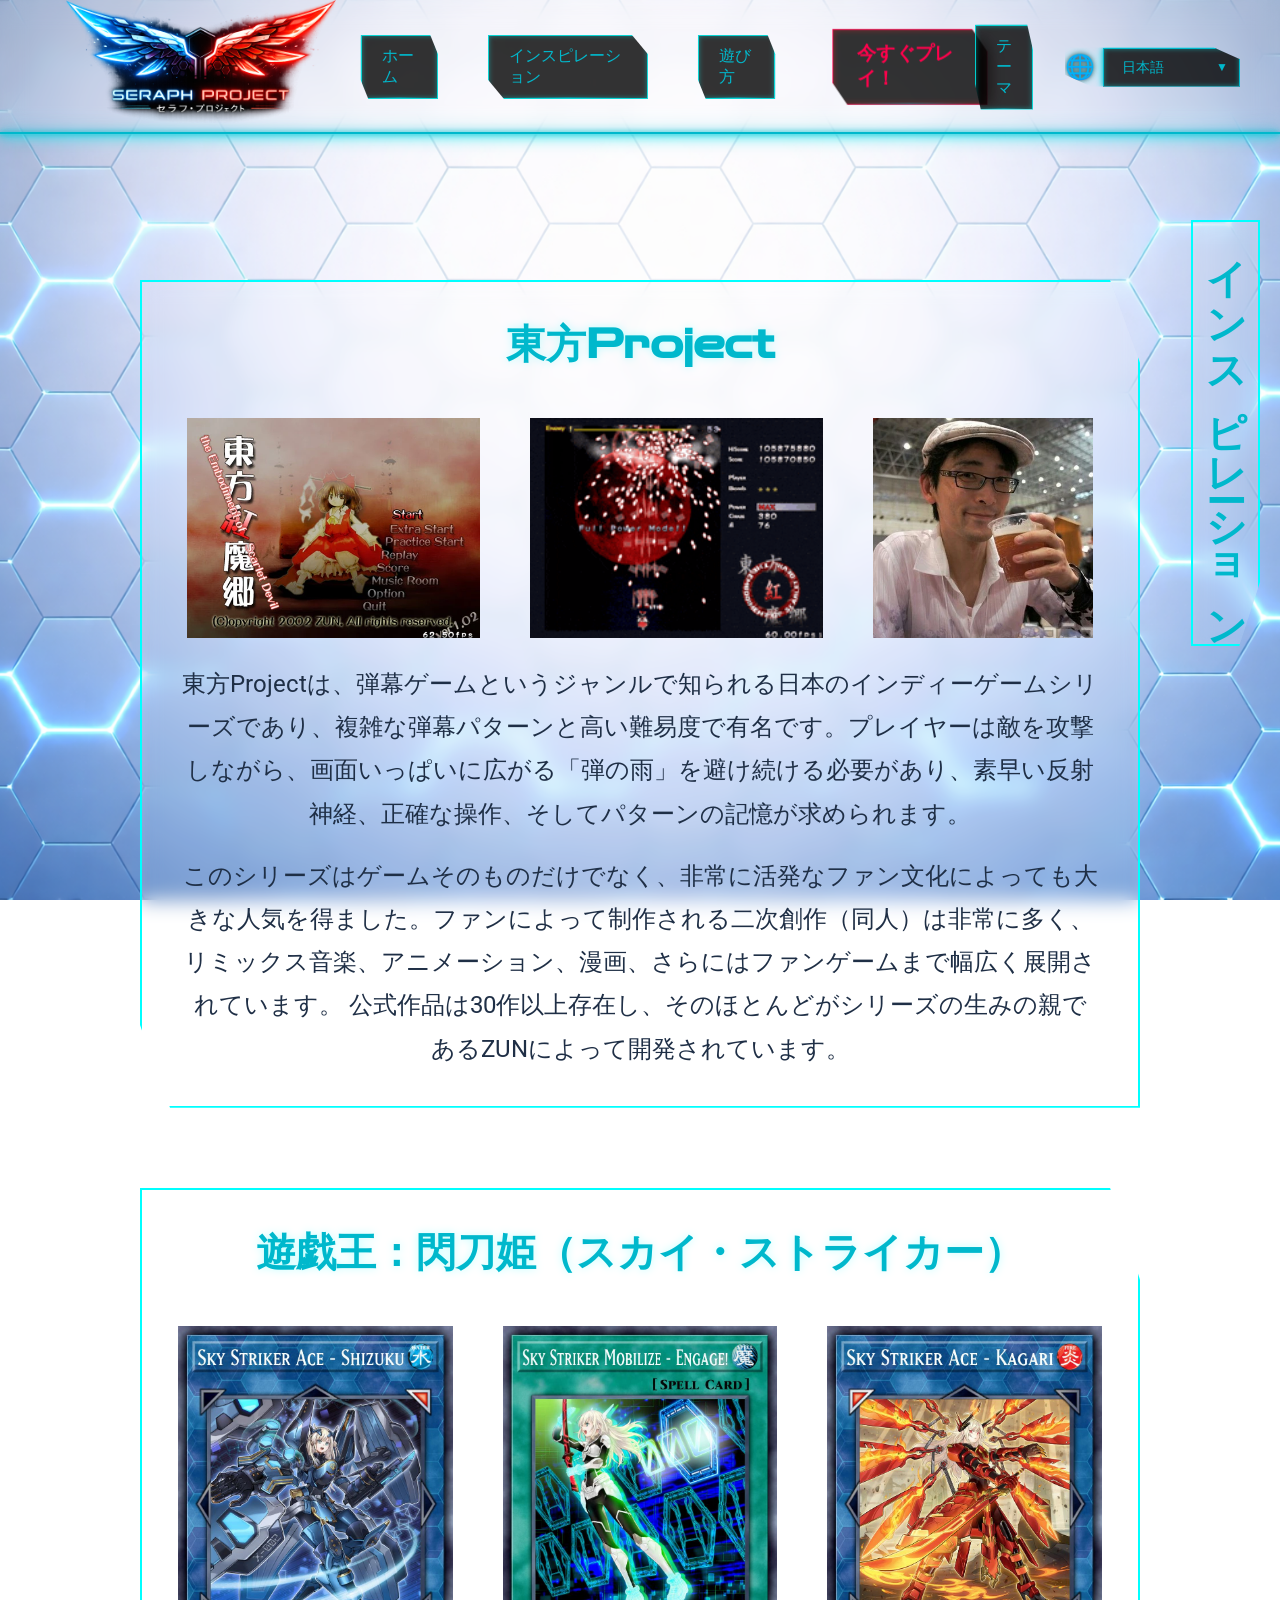
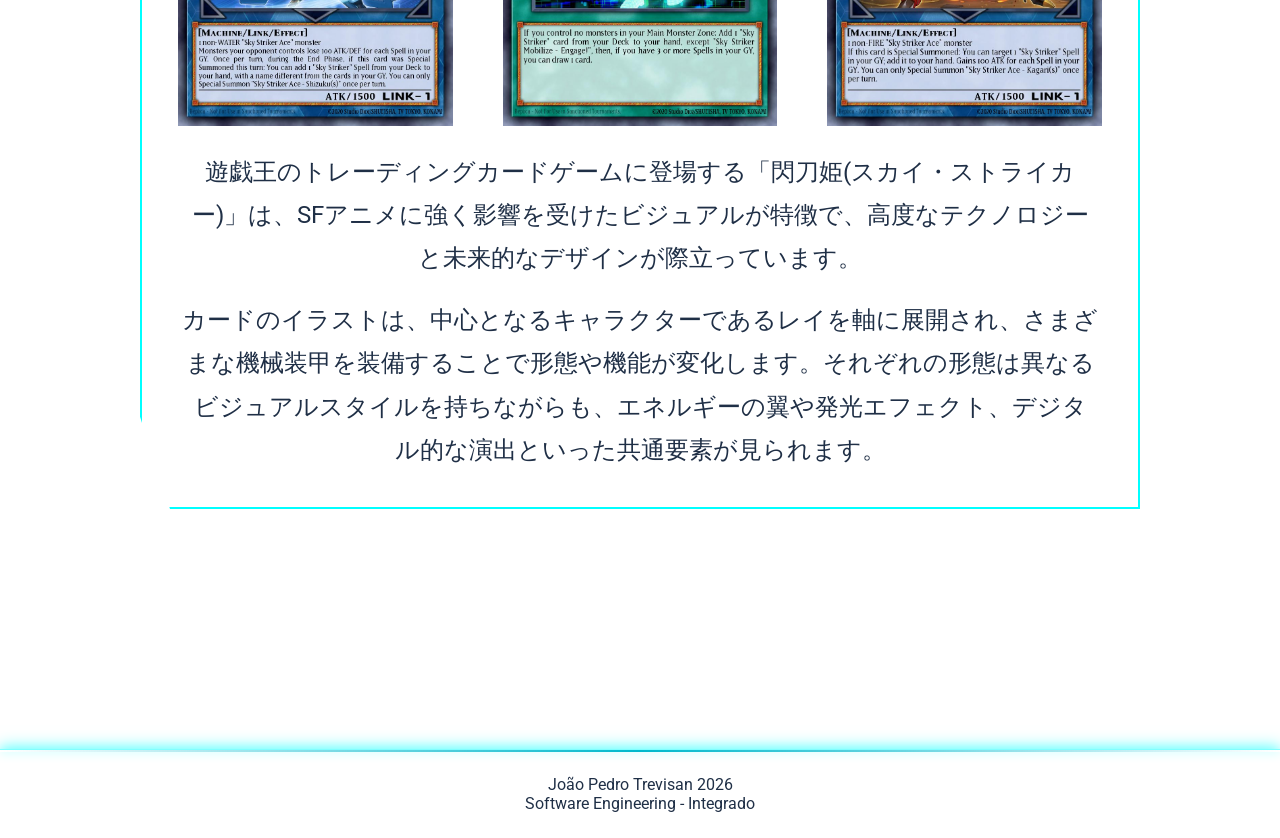
<file: docs/ja/inspiration-ja.html>
<!DOCTYPE html>
<html lang="ja">
<head>
    <meta charset="UTF-8">
    <meta name="viewport" content="width=device-width, initial-scale=1.0">
    <title>セラフ・プロジェクト</title>
    <link rel="stylesheet" href="../css/style.css">
    <link rel="icon" href="../images/Logo.png">

    <link rel="preconnect" href="https://fonts.googleapis.com">
    <link rel="preconnect" href="https://fonts.gstatic.com" crossorigin>
    <link href="https://fonts.googleapis.com/css2?family=Zen+Dots&display=swap" rel="stylesheet">

    <link rel="preconnect" href="https://fonts.googleapis.com">
    <link rel="preconnect" href="https://fonts.gstatic.com" crossorigin>
    <link href="https://fonts.googleapis.com/css2?family=Play:wght@400;700&family=Roboto:ital,wght@0,100..900;1,100..900&family=Zen+Dots&display=swap" rel="stylesheet">

    <script>
    if (localStorage.getItem("theme") === "dark") {
        document.documentElement.classList.add("preload-dark");
    }
    </script>
</head>

<body>
    <!-- HEADER FIXO -->
    <header class="header">
        <div class="logo"><a href="index-ja.html"><img src="../images/Logo.png" alt="Logo"></a></div>

        <button class="menu-toggle" id="menu-toggle" aria-label="Open Menu">☰</button>

        <nav class="nav" id="main-nav">
            <ul>
                <li><a href="index-ja.html">ホーム</a></li>
                <li><a href="inspiration-ja.html">インスピレーション</a></li>
                <li><a href="howtoplay-ja.html">遊び方</a></li>
                <li><a class="play" href="play-ja.html">今すぐプレイ！</a></li>
            </ul>
        </nav>

        <div class="header-controls">
            <button id="theme-toggle">テーマ</button>

            <div class="lang">
                <span class="globe">🌐</span>
                <select onchange="location = this.value;">
                    <option value="index-ja.html">日本語</option>
                    <option value="../en/index-en.html">ENGLISH</option>
                    <option value="../index.html">PT-BR</option>      
                </select>
            </div>
        </div>
    </header>
    
    <!-- INDICADOR DE PÁGINA, JAPONÊS -->
    <div class="page-indicator">
        インスピレーション
    </div>

    <!-- INTRODUÇÃO -->
     <main>
        <section class="hero">
            <h1>東方Project</h1>
            <div class="touhou">
                <img src="../images/touhou6menu.webp" alt="Touhou menu" title="Touhou 6 menu">
                <img src="../images/touhou-6-danmaku.gif" alt="Touhou" title="Touhou 6: Embodiment of Scarlet Devil">
                <img src="../images/ZUN.webp" alt="ZUN" title="ZUN">
            </div>    
            <p>東方Projectは、弾幕ゲームというジャンルで知られる日本のインディーゲームシリーズであり、複雑な弾幕パターンと高い難易度で有名です。プレイヤーは敵を攻撃しながら、画面いっぱいに広がる「弾の雨」を避け続ける必要があり、素早い反射神経、正確な操作、そしてパターンの記憶が求められます。
            </p>
            <br>
            <p>このシリーズはゲームそのものだけでなく、非常に活発なファン文化によっても大きな人気を得ました。ファンによって制作される二次創作（同人）は非常に多く、リミックス音楽、アニメーション、漫画、さらにはファンゲームまで幅広く展開されています。

            公式作品は30作以上存在し、そのほとんどがシリーズの生みの親であるZUNによって開発されています。</p>  
        </section>
        <section class="hero">
            <h1>遊戯王：閃刀姫（スカイ・ストライカー）</h1>
            <div class="yugioh">
                <img src="../images/shizuku.jpg" alt="Sky Striker Ace - Shizuku" title="Sky Striker Ace - Shizuku">
                <img src="../images/engage.jpg" alt="Sky Striker Mobilize - Engage!" title="Sky Striker Mobilize - Engage!">
                <img src="../images/kagari.jpg" alt="Sky Striker Ace - Kagari" title="Sky Striker Ace - Kagari">
            </div>
            <p>遊戯王のトレーディングカードゲームに登場する「閃刀姫(スカイ・ストライカー)」は、SFアニメに強く影響を受けたビジュアルが特徴で、高度なテクノロジーと未来的なデザインが際立っています。</p>
            <br>
            <p>カードのイラストは、中心となるキャラクターであるレイを軸に展開され、さまざまな機械装甲を装備することで形態や機能が変化します。それぞれの形態は異なるビジュアルスタイルを持ちながらも、エネルギーの翼や発光エフェクト、デジタル的な演出といった共通要素が見られます。</p>
        </section>
     </main>
     <footer class="footer">
        <p>João Pedro Trevisan  2026</p>
        <p>Software Engineering - Integrado</p>
     </footer>

     <script>
            const menuToggle = document.getElementById("menu-toggle");
            const mainNav = document.getElementById("main-nav");

            menuToggle.addEventListener("click", function () {
                mainNav.classList.toggle("active");
            });
        </script>

     <script>
            const themeToggle = document.getElementById("theme-toggle");

            const savedTheme = localStorage.getItem("theme");

            if (savedTheme === "dark") {
                document.body.classList.add("dark-theme");
            }

            if (themeToggle) {
                themeToggle.addEventListener("click", function () {
                    document.body.classList.toggle("dark-theme");

                    if (document.body.classList.contains("dark-theme")) {
                        localStorage.setItem("theme", "dark");
                    } else {
                        localStorage.setItem("theme", "light");
                    }
                });
            }
        </script>
</body>
</html>
</file>
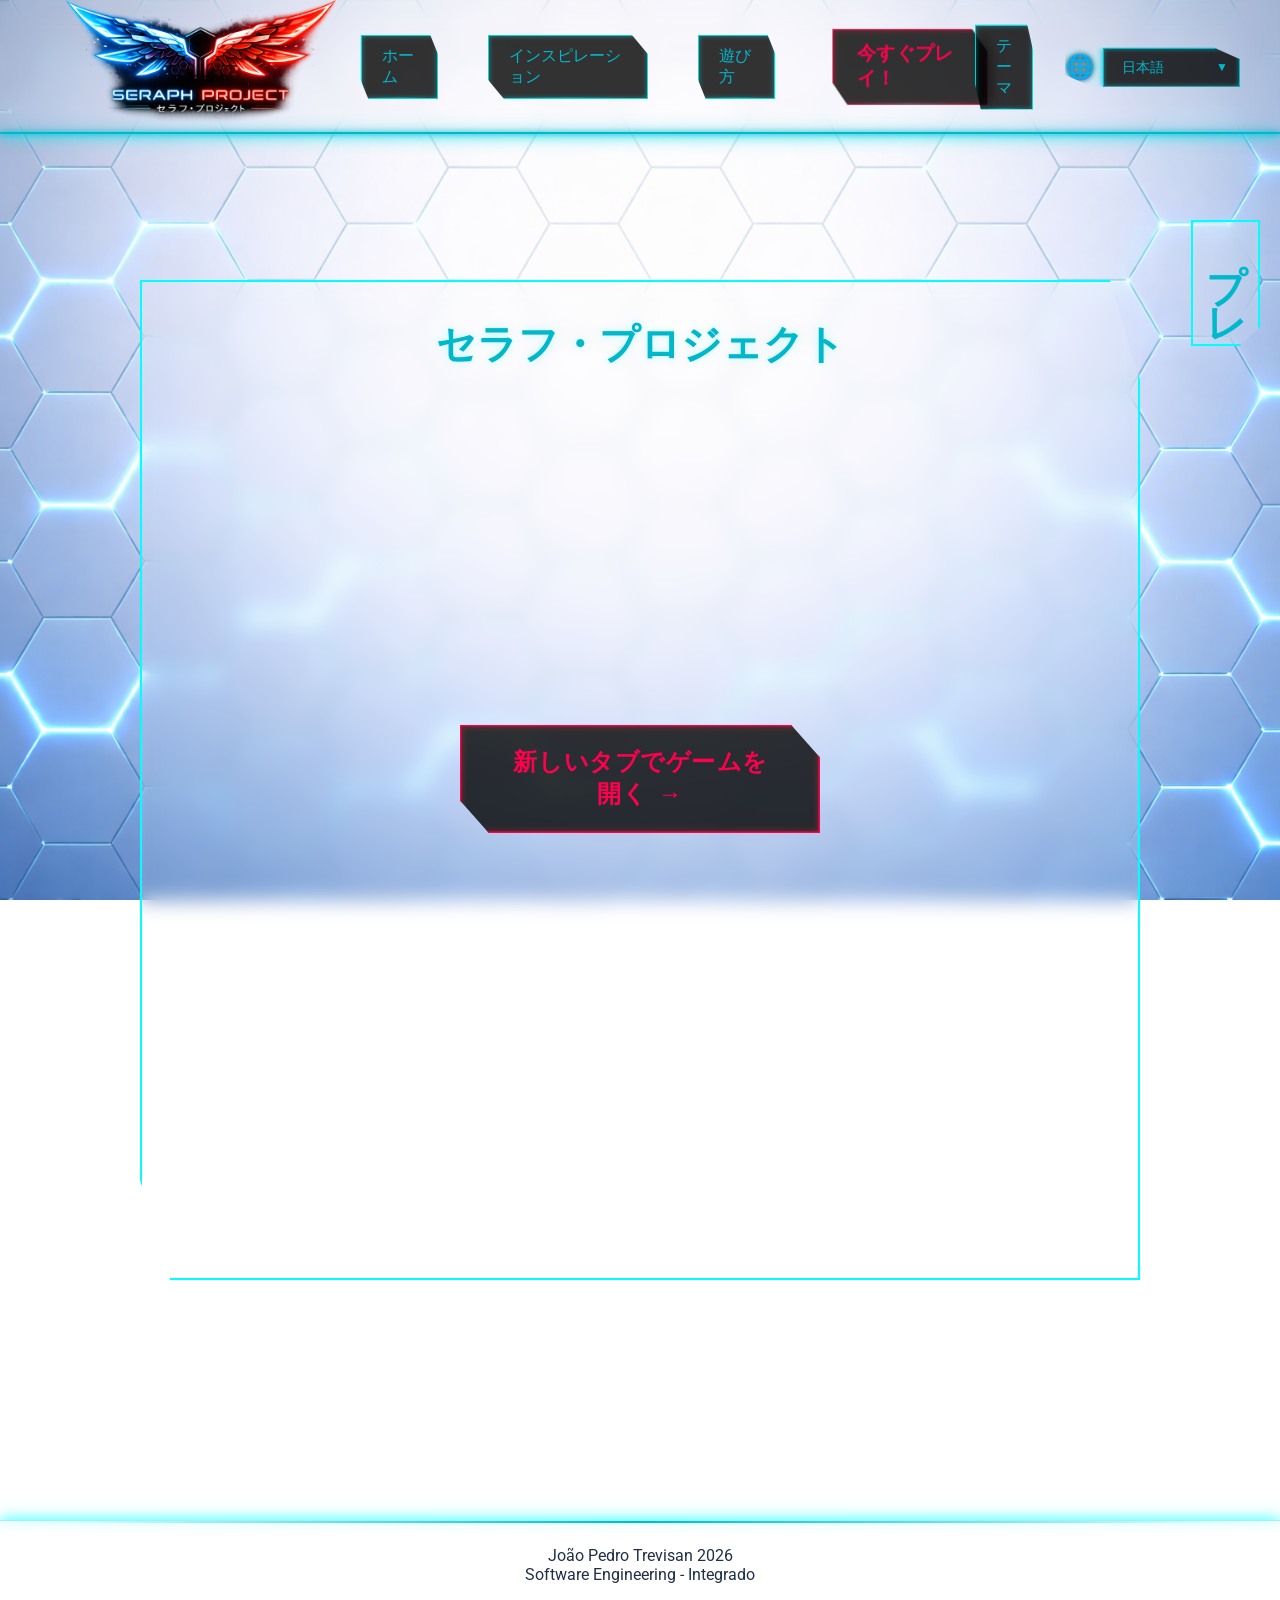
<file: docs/ja/play-ja.html>
<!DOCTYPE html>
<html lang="ja">
<head>
    <meta charset="UTF-8">
    <meta name="viewport" content="width=device-width, initial-scale=1.0">
    <title>セラフ・プロジェクト</title>
    <link rel="stylesheet" href="../css/style.css">
    <link rel="icon" href="../images/Logo.png">

    <link rel="preconnect" href="https://fonts.googleapis.com">
    <link rel="preconnect" href="https://fonts.gstatic.com" crossorigin>
    <link href="https://fonts.googleapis.com/css2?family=Zen+Dots&display=swap" rel="stylesheet">

    <link rel="preconnect" href="https://fonts.googleapis.com">
    <link rel="preconnect" href="https://fonts.gstatic.com" crossorigin>
    <link href="https://fonts.googleapis.com/css2?family=Play:wght@400;700&family=Roboto:ital,wght@0,100..900;1,100..900&family=Zen+Dots&display=swap" rel="stylesheet">

    <script>
    if (localStorage.getItem("theme") === "dark") {
        document.documentElement.classList.add("preload-dark");
    }
    </script>
</head>

<body>
    <!-- HEADER FIXO -->
    <header class="header">
        <div class="logo"><a href="index-ja.html"><img src="../images/Logo.png" alt="Logo"></a></div>

        <button class="menu-toggle" id="menu-toggle" aria-label="Open Menu">☰</button>

        <nav class="nav" id="main-nav">
            <ul>
                <li><a href="index-ja.html">ホーム</a></li>
                <li><a href="inspiration-ja.html">インスピレーション</a></li>
                <li><a href="howtoplay-ja.html">遊び方</a></li>
                <li><a class="play" href="play-ja.html">今すぐプレイ！</a></li>
            </ul>
        </nav>

        <div class="header-controls">
            <button id="theme-toggle">テーマ</button>

            <div class="lang">
                <span class="globe">🌐</span>
                <select onchange="location = this.value;">
                    <option value="index-ja.html">日本語</option>
                    <option value="../en/index-en.html">ENGLISH</option>
                    <option value="../index.html">PT-BR</option>      
                </select>
            </div>
        </div>
    </header>
    
    <!-- INDICADOR DE PÁGINA, JAPONÊS -->
    <div class="page-indicator">
        プレー
    </div>

    <!-- INTRODUÇÃO -->
     <main>
        <section class="hero-play">
            <h1>セラフ・プロジェクト</h1>
            <p><a class="play-now" href="../game/index.html" target="_blank">新しいタブでゲームを開く →</a></p>
            <p class="mobile-warning">このゲームはモバイルではプレイできません。</p>
            <!-- <iframe width="720" height="960" src="../game/index.html"></iframe> -->
        </section>
     </main>
     <footer class="footer">
        <p>João Pedro Trevisan  2026</p>
        <p>Software Engineering - Integrado</p>
     </footer>

     <script>
            const menuToggle = document.getElementById("menu-toggle");
            const mainNav = document.getElementById("main-nav");

            menuToggle.addEventListener("click", function () {
                mainNav.classList.toggle("active");
            });
        </script>

     <script>
            const themeToggle = document.getElementById("theme-toggle");

            const savedTheme = localStorage.getItem("theme");

            if (savedTheme === "dark") {
                document.body.classList.add("dark-theme");
            }

            if (themeToggle) {
                themeToggle.addEventListener("click", function () {
                    document.body.classList.toggle("dark-theme");

                    if (document.body.classList.contains("dark-theme")) {
                        localStorage.setItem("theme", "dark");
                    } else {
                        localStorage.setItem("theme", "light");
                    }
                });
            }
        </script>
</body>
</html>
</file>
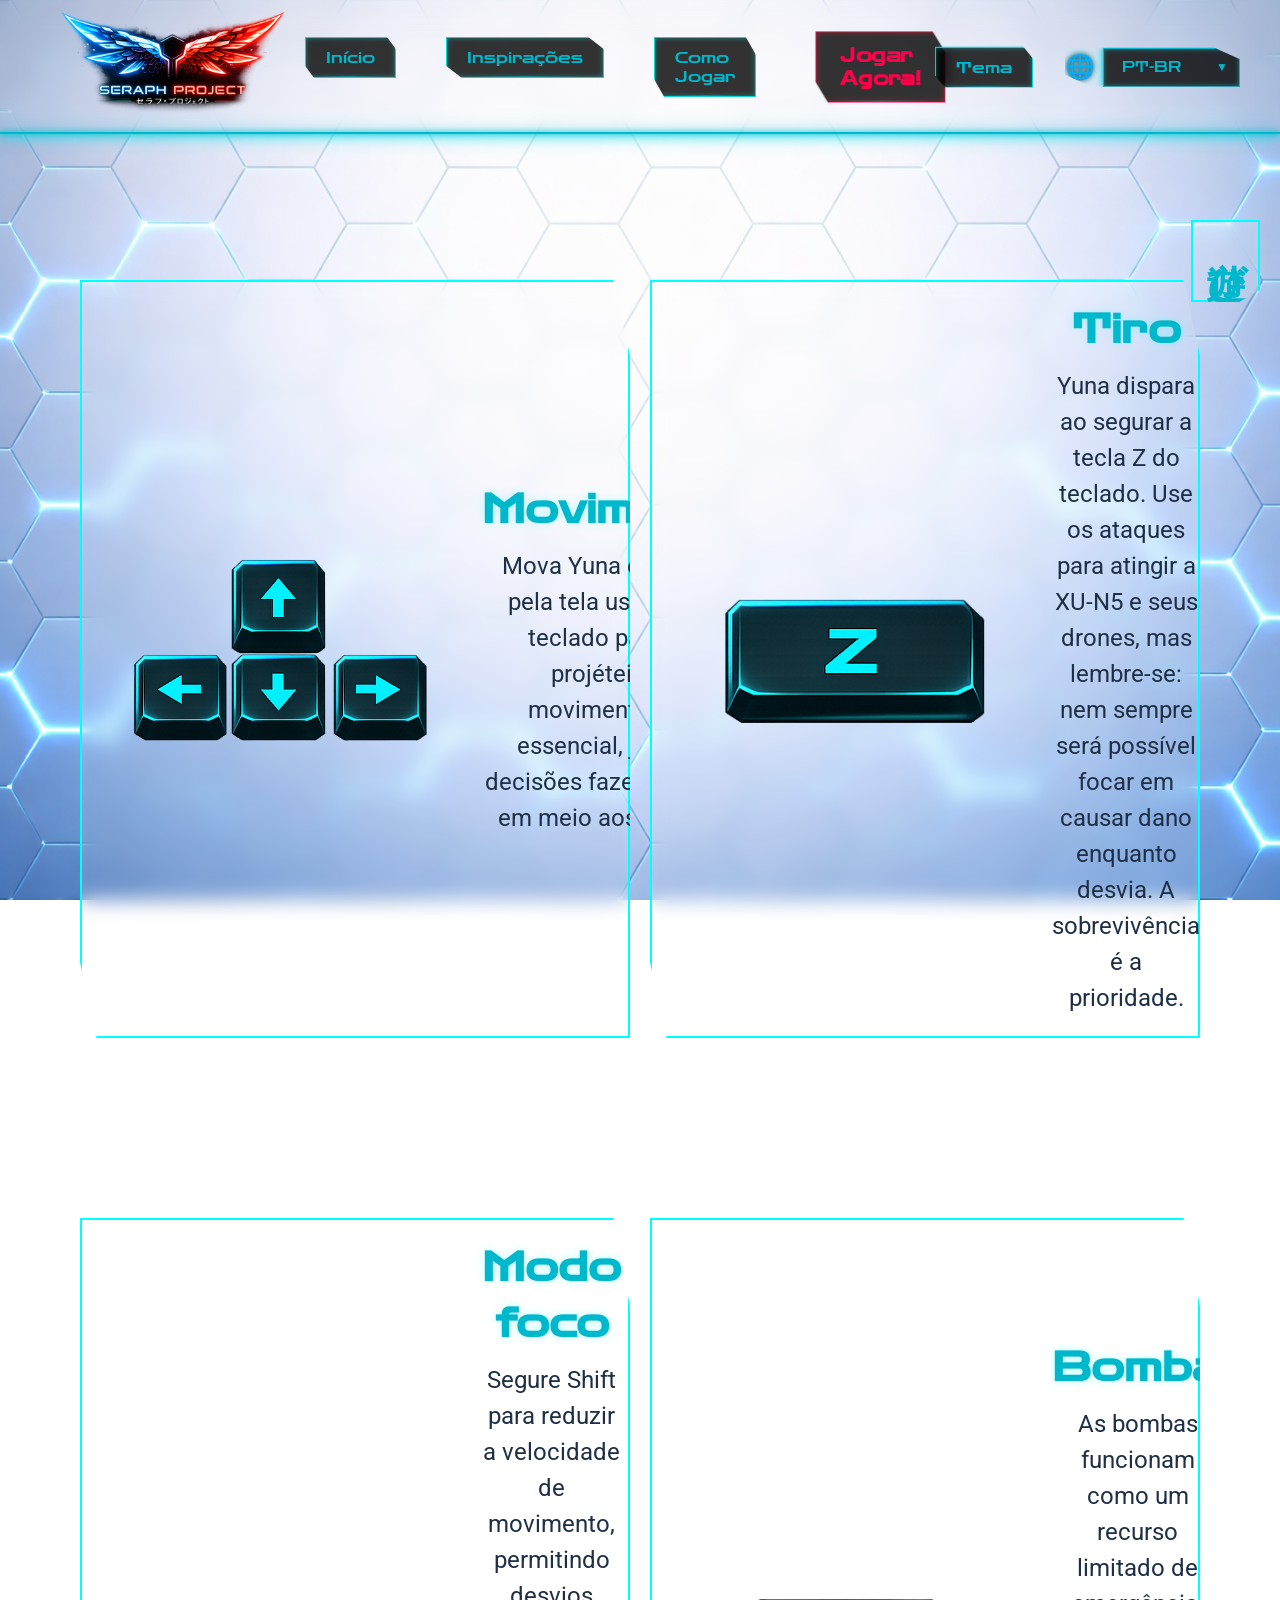
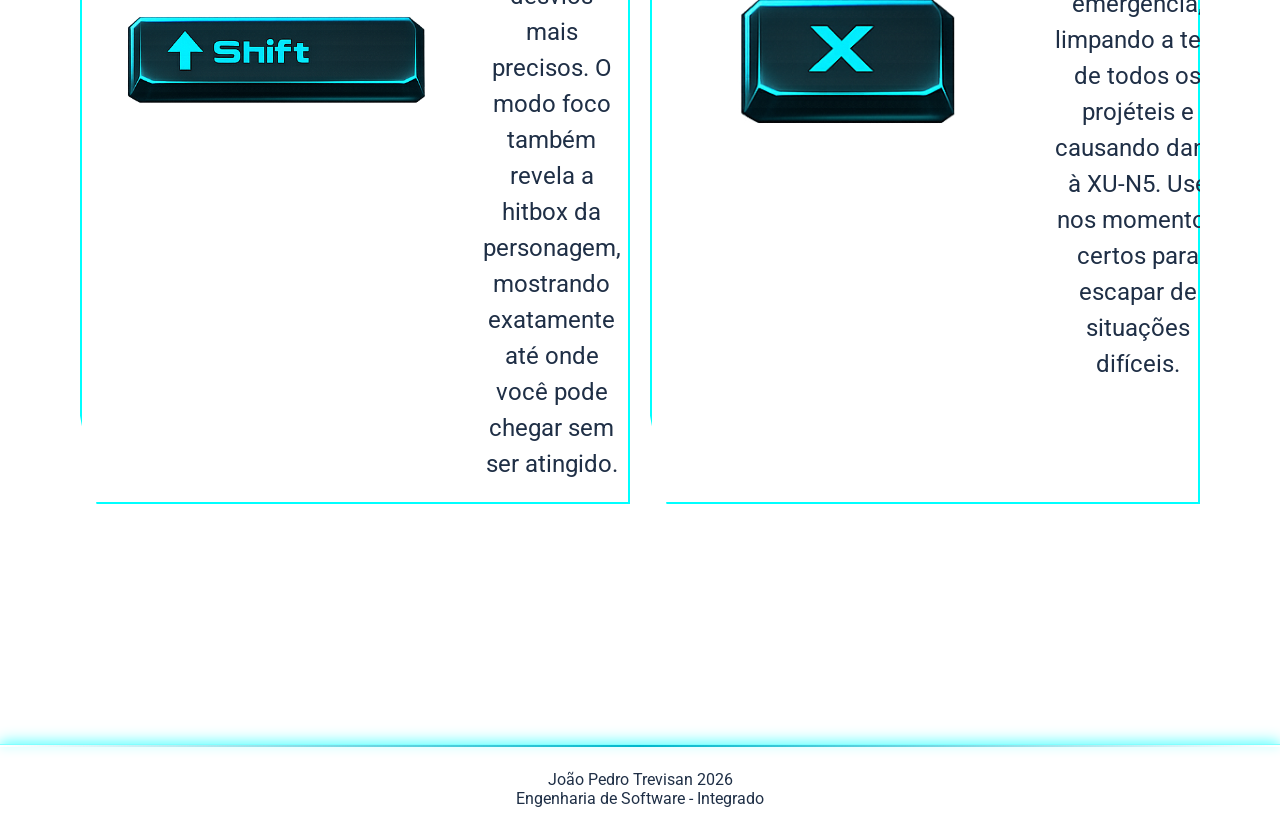
<file: docs/pt-br/howtoplay-pt-br.html>
<!DOCTYPE html>
<html lang="pt-BR">
<head>
    <meta charset="UTF-8">
    <meta name="viewport" content="width=device-width, initial-scale=1.0">
    <title>Seraph Project</title>
    <link rel="stylesheet" href="../css/style.css">
    <link rel="icon" href="../images/Logo.png">

    <link rel="preconnect" href="https://fonts.googleapis.com">
    <link rel="preconnect" href="https://fonts.gstatic.com" crossorigin>
    <link href="https://fonts.googleapis.com/css2?family=Zen+Dots&display=swap" rel="stylesheet">

    <link rel="preconnect" href="https://fonts.googleapis.com">
    <link rel="preconnect" href="https://fonts.gstatic.com" crossorigin>
    <link href="https://fonts.googleapis.com/css2?family=Play:wght@400;700&family=Roboto:ital,wght@0,100..900;1,100..900&family=Zen+Dots&display=swap" rel="stylesheet">

    <script>
    if (localStorage.getItem("theme") === "dark") {
        document.documentElement.classList.add("preload-dark");
    }
    </script>
</head>

<body>
    <!-- HEADER FIXO -->
    <header class="header">
        <div class="logo"><a href="../index.html"><img src="../images/Logo.png" alt="Logo"></a></div>

        <button class="menu-toggle" id="menu-toggle" aria-label="Abrir menu">☰</button>

        <nav class="nav" id="main-nav">
            <ul>
                <li><a href="../index.html">Início</a></li>
                <li><a href="inspiration-pt-br.html">Inspirações</a></li>
                <li><a href="howtoplay-pt-br.html">Como Jogar</a></li>
                <li><a class="play" href="play-pt-br.html">Jogar Agora!</a></li>
            </ul>
        </nav>

        <div class="header-controls">
            <button id="theme-toggle">Tema</button>

            <div class="lang">
                <span class="globe">🌐</span>
                <select onchange="location = this.value;">
                    <option value="../index.html">PT-BR</option>
                    <option value="../en/index-en.html">ENGLISH</option>
                    <option value="../ja/index-ja.html">日本語</option>
                </select>
            </div>
        </div>
    </header>
    
    <!-- INDICADOR DE PÁGINA, JAPONÊS -->
    <div class="page-indicator">
        遊び方
    </div>

    <!-- INTRODUÇÃO -->
     <main>
        <div class="container">
            <section class="hero">
                <img src="..//images/arrow keys.png" alt="Setas">
                <div class="howtoplay">
                    <h1>Movimentação</h1>
                    <p>Mova Yuna em até 8 direções pela tela usando as setas do teclado para desviar dos projéteis inimigos. A movimentação precisa é essencial, já que pequenas decisões fazem toda a diferença em meio aos padrões de tiros.</p>
                </div>
            </section>
            <section class="hero">    
                <img src="../images/z key.png" alt="Z">
                <div class="howtoplay">
                    <h1>Tiro</h1>
                    <p>Yuna dispara ao segurar a tecla Z do teclado. Use os ataques para atingir a XU-N5 e seus drones, mas lembre-se: nem sempre será possível focar em causar dano enquanto desvia. A sobrevivência é a prioridade.</p>
                </div>
            </section>
            <section class="hero"> 
                <img src="../images/shift key.png" alt="Modo Foco"> 
                <div class="howtoplay">
                    <h1>Modo foco</h1>
                    <p>Segure Shift para reduzir a velocidade de movimento, permitindo desvios mais precisos. O modo foco também revela a hitbox da personagem, mostrando exatamente até onde você pode chegar sem ser atingido.</p>
                </div>
            </section>
            <section class="hero"> 
                <img class="x" src="../images/x key.png" alt="X">
                <div class="howtoplay">
                    <h1>Bomba</h1>
                    <p>As bombas funcionam como um recurso limitado de emergência, limpando a tela de todos os projéteis e causando dano à XU-N5. Use nos momentos certos para escapar de situações difíceis.</p>
                </div>
            </section>
        </div>    
     </main>
     <footer class="footer">
        <p>João Pedro Trevisan  2026</p>
        <p>Engenharia de Software - Integrado</p>
     </footer>

     <script>
            const menuToggle = document.getElementById("menu-toggle");
            const mainNav = document.getElementById("main-nav");

            menuToggle.addEventListener("click", function () {
                mainNav.classList.toggle("active");
            });
        </script>

     <script>
            const themeToggle = document.getElementById("theme-toggle");

            const savedTheme = localStorage.getItem("theme");

            if (savedTheme === "dark") {
                document.body.classList.add("dark-theme");
            }

            if (themeToggle) {
                themeToggle.addEventListener("click", function () {
                    document.body.classList.toggle("dark-theme");

                    if (document.body.classList.contains("dark-theme")) {
                        localStorage.setItem("theme", "dark");
                    } else {
                        localStorage.setItem("theme", "light");
                    }
                });
            }
        </script>
</body>
</html>
</file>
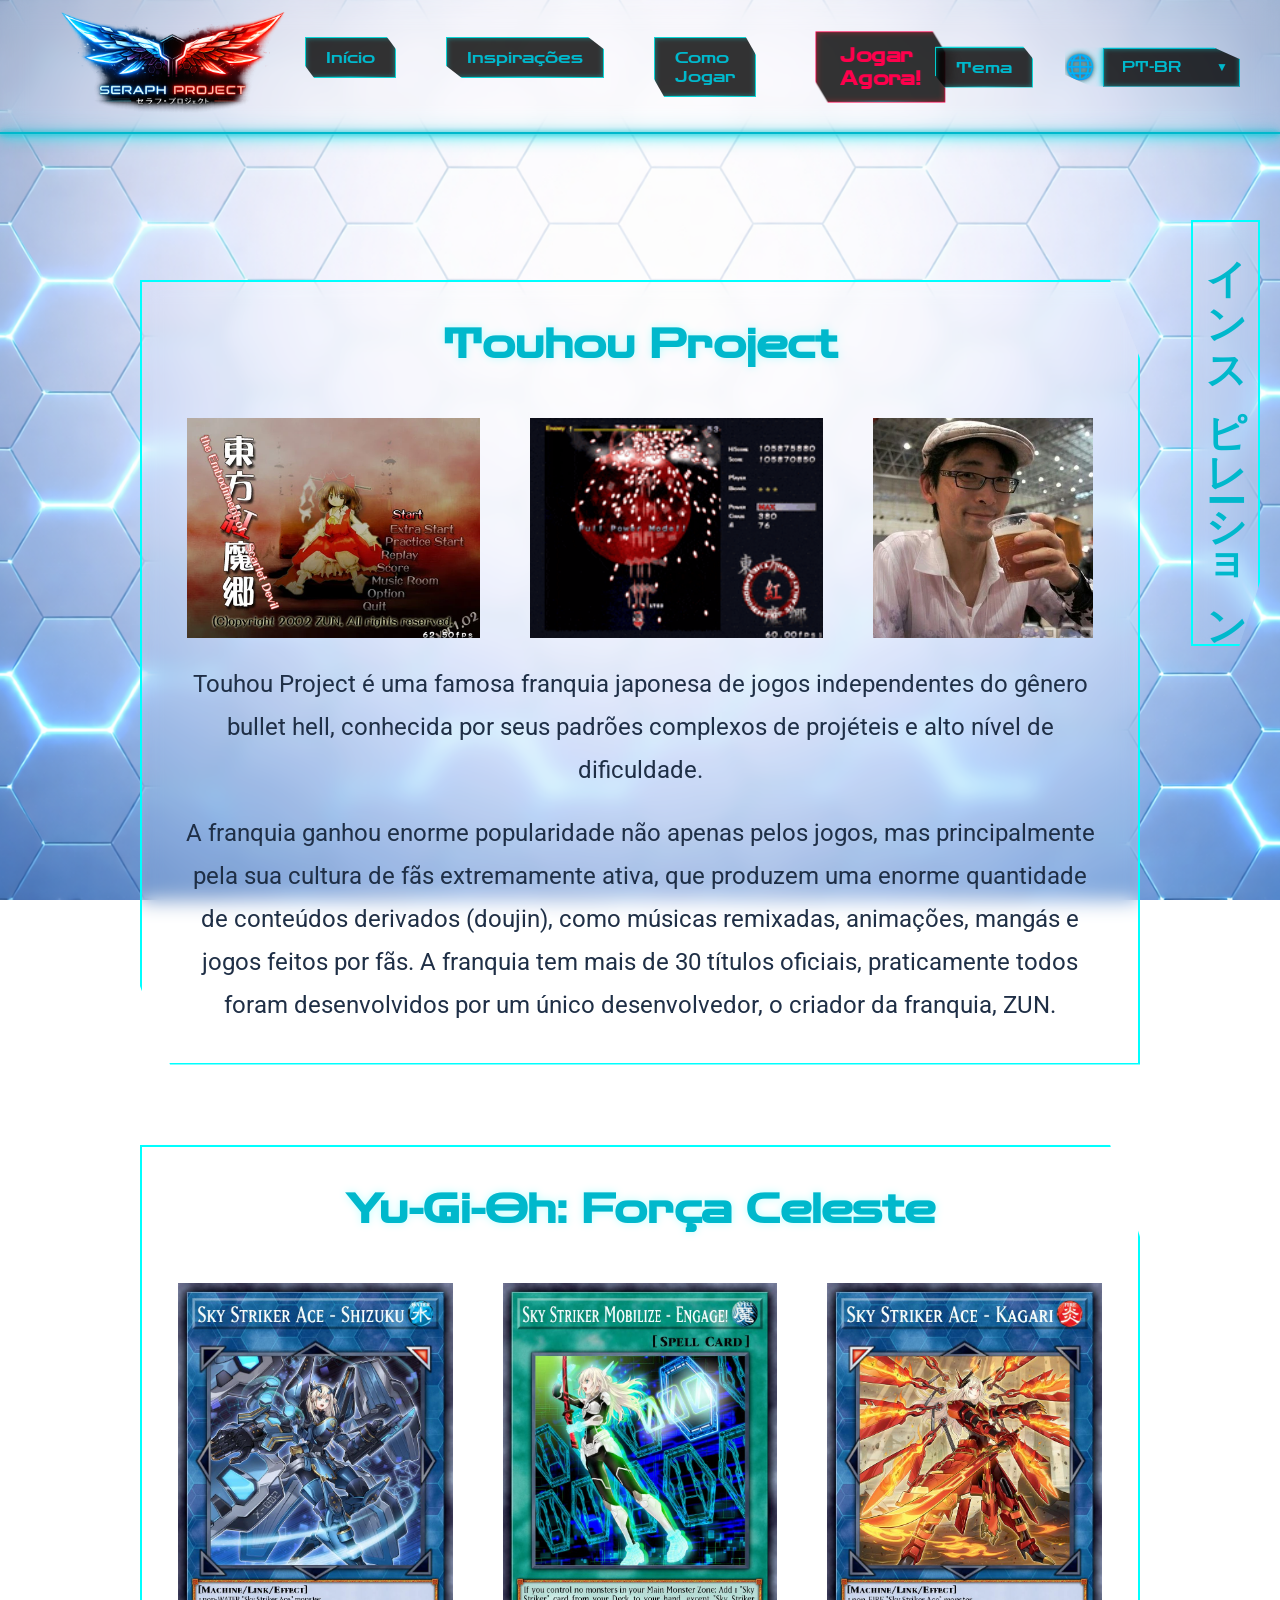
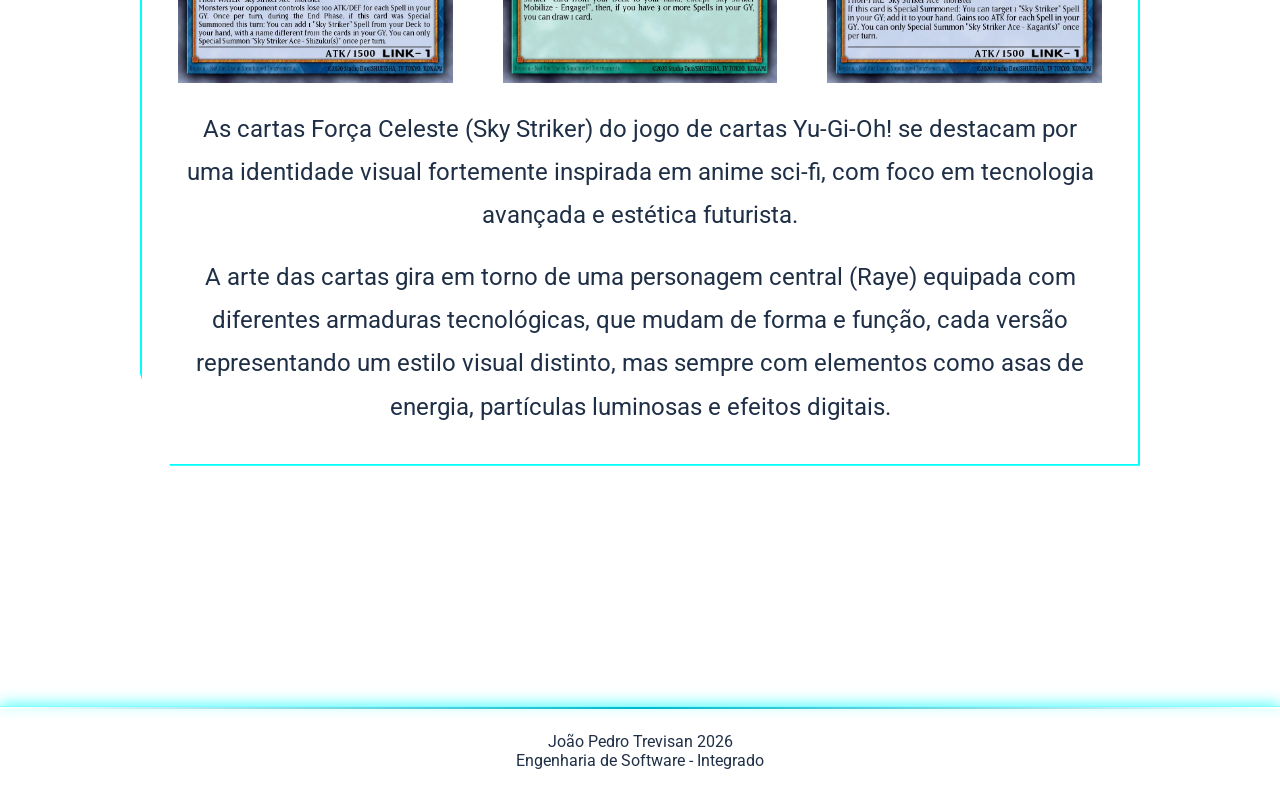
<file: docs/pt-br/inspiration-pt-br.html>
<!DOCTYPE html>
<html lang="pt-BR">
<head>
    <meta charset="UTF-8">
    <meta name="viewport" content="width=device-width, initial-scale=1.0">
    <title>Seraph Project</title>
    <link rel="stylesheet" href="../css/style.css">
    <link rel="icon" href="../images/Logo.png">

    <link rel="preconnect" href="https://fonts.googleapis.com">
    <link rel="preconnect" href="https://fonts.gstatic.com" crossorigin>
    <link href="https://fonts.googleapis.com/css2?family=Zen+Dots&display=swap" rel="stylesheet">

    <link rel="preconnect" href="https://fonts.googleapis.com">
    <link rel="preconnect" href="https://fonts.gstatic.com" crossorigin>
    <link href="https://fonts.googleapis.com/css2?family=Play:wght@400;700&family=Roboto:ital,wght@0,100..900;1,100..900&family=Zen+Dots&display=swap" rel="stylesheet">

    <script>
    if (localStorage.getItem("theme") === "dark") {
        document.documentElement.classList.add("preload-dark");
    }
    </script>
</head>

<body>
    <!-- HEADER FIXO -->
    <header class="header">
        <div class="logo"><a href="../index.html"><img src="../images/Logo.png" alt="Logo"></a></div>

        <button class="menu-toggle" id="menu-toggle" aria-label="Abrir menu">☰</button>

        <nav class="nav" id="main-nav">
            <ul>
                <li><a href="../index.html">Início</a></li>
                <li><a href="inspiration-pt-br.html">Inspirações</a></li>
                <li><a href="howtoplay-pt-br.html">Como Jogar</a></li>
                <li><a class="play" href="play-pt-br.html">Jogar Agora!</a></li>
            </ul>
        </nav>

        <div class="header-controls">
            <button id="theme-toggle">Tema</button>

            <div class="lang">
                <span class="globe">🌐</span>
                <select onchange="location = this.value;">
                    <option value="../index.html">PT-BR</option>
                    <option value="../en/index-en.html">ENGLISH</option>
                    <option value="../ja/index-ja.html">日本語</option>
                </select>
            </div>
        </div>
    </header>
    
    <!-- INDICADOR DE PÁGINA, JAPONÊS -->
    <div class="page-indicator">
        インスピレーション
    </div>

    <!-- INTRODUÇÃO -->
     <main>
        <section class="hero">
            <h1>Touhou Project</h1>
            <div class="touhou">
                <img src="../images/touhou6menu.webp" alt="Touhou menu" title="Touhou 6 menu">
                <img src="../images/touhou-6-danmaku.gif" alt="Touhou" title="Touhou 6: Embodiment of Scarlet Devil">
                <img src="../images/ZUN.webp" alt="ZUN" title="ZUN">
            </div>    
            <p>Touhou Project é uma famosa franquia japonesa de jogos independentes do gênero bullet hell, conhecida por seus padrões complexos de projéteis e alto nível de dificuldade. </p>
            
           <!-- O jogador precisa atirar e derrotar os inimigos enquanto desvia de verdadeiras "chuvas de balas" na tela, exigindo reflexos rápidos, precisão e memorização de padrões. PARAGRAFO SOBRE O JOGO -->

            <br>
            <p>A franquia ganhou enorme popularidade não apenas pelos jogos, mas principalmente pela sua cultura de fãs extremamente ativa, que produzem uma enorme quantidade de conteúdos derivados (doujin), como músicas remixadas, animações, mangás e jogos feitos por fãs. A franquia tem mais de 30 títulos oficiais, praticamente todos foram desenvolvidos por um único desenvolvedor, o criador da franquia, ZUN.</p>  
        </section>
        <section class="hero">
            <h1>Yu-Gi-Oh: Força Celeste</h1>
            <div class="yugioh">
                <img src="../images/shizuku.jpg" alt="Força Celeste - Ás - Shizuku" title="Força Celeste - Ás - Shizuku">
                <img src="../images/engage.jpg" alt="Força Celeste - Mobilizar - Engajar" title="Força Celeste - Mobilizar - Engajar">
                <img src="../images/kagari.jpg" alt="Força Celeste Ás - Kagari" title="Força Celeste Ás - Kagari">
            </div>
            <p>As cartas Força Celeste (Sky Striker) do jogo de cartas Yu-Gi-Oh! se destacam por uma identidade visual fortemente inspirada em anime sci-fi, com foco em tecnologia avançada e estética futurista.</p>
            <br>
            <p>A arte das cartas gira em torno de uma personagem central (Raye) equipada com diferentes armaduras tecnológicas, que mudam de forma e função, cada versão representando um estilo visual distinto, mas sempre com elementos como asas de energia, partículas luminosas e efeitos digitais.</p>
        </section>
     </main>
     <footer class="footer">
        <p>João Pedro Trevisan  2026</p>
        <p>Engenharia de Software - Integrado</p>
     </footer>

     <script>
            const menuToggle = document.getElementById("menu-toggle");
            const mainNav = document.getElementById("main-nav");

            menuToggle.addEventListener("click", function () {
                mainNav.classList.toggle("active");
            });
        </script>

     <script>
            const themeToggle = document.getElementById("theme-toggle");

            const savedTheme = localStorage.getItem("theme");

            if (savedTheme === "dark") {
                document.body.classList.add("dark-theme");
            }

            if (themeToggle) {
                themeToggle.addEventListener("click", function () {
                    document.body.classList.toggle("dark-theme");

                    if (document.body.classList.contains("dark-theme")) {
                        localStorage.setItem("theme", "dark");
                    } else {
                        localStorage.setItem("theme", "light");
                    }
                });
            }
        </script>
</body>
</html>
</file>
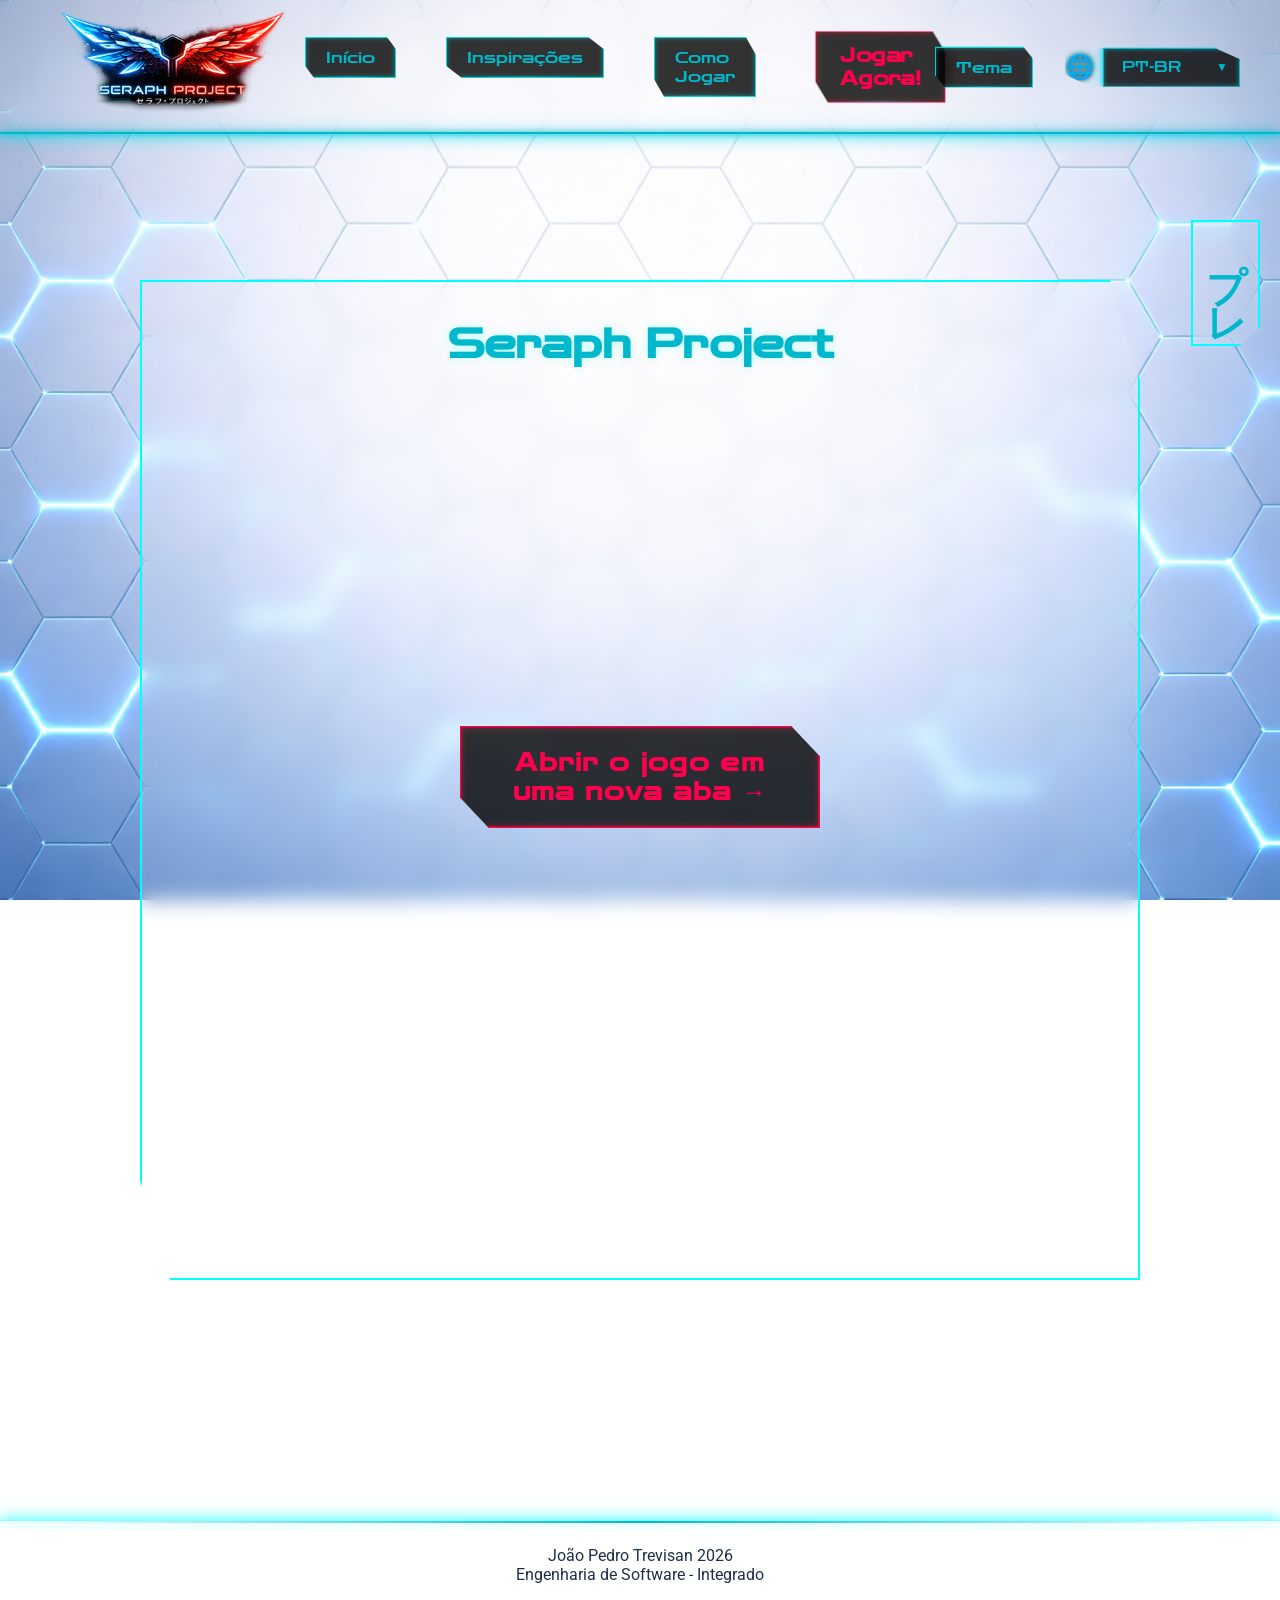
<file: docs/pt-br/play-pt-br.html>
<!DOCTYPE html>
<html lang="pt-BR">
<head>
    <meta charset="UTF-8">
    <meta name="viewport" content="width=device-width, initial-scale=1.0">
    <title>Seraph Project</title>
    <link rel="stylesheet" href="../css/style.css">
    <link rel="icon" href="../images/Logo.png">

    <link rel="preconnect" href="https://fonts.googleapis.com">
    <link rel="preconnect" href="https://fonts.gstatic.com" crossorigin>
    <link href="https://fonts.googleapis.com/css2?family=Zen+Dots&display=swap" rel="stylesheet">

    <link rel="preconnect" href="https://fonts.googleapis.com">
    <link rel="preconnect" href="https://fonts.gstatic.com" crossorigin>
    <link href="https://fonts.googleapis.com/css2?family=Play:wght@400;700&family=Roboto:ital,wght@0,100..900;1,100..900&family=Zen+Dots&display=swap" rel="stylesheet">

    <script>
    if (localStorage.getItem("theme") === "dark") {
        document.documentElement.classList.add("preload-dark");
    }
    </script>
</head>

<body>
    <!-- HEADER FIXO -->
    <header class="header">
        <div class="logo"><a href="../index.html"><img src="../images/Logo.png" alt="Logo"></a></div>

        <button class="menu-toggle" id="menu-toggle" aria-label="Abrir menu">☰</button>

        <nav class="nav" id="main-nav">
            <ul>
                <li><a href="../index.html">Início</a></li>
                <li><a href="inspiration-pt-br.html">Inspirações</a></li>
                <li><a href="howtoplay-pt-br.html">Como Jogar</a></li>
                <li><a class="play" href="play-pt-br.html">Jogar Agora!</a></li>
            </ul>
        </nav>

        <div class="header-controls">
            <button id="theme-toggle">Tema</button>

            <div class="lang">
                <span class="globe">🌐</span>
                <select onchange="location = this.value;">
                    <option value="../index.html">PT-BR</option>
                    <option value="../en/index-en.html">ENGLISH</option>
                    <option value="../ja/index-ja.html">日本語</option>
                </select>
            </div>
        </div>
    </header>
    
    <!-- INDICADOR DE PÁGINA, JAPONÊS -->
    <div class="page-indicator">
        プレー
    </div>

    <!-- INTRODUÇÃO -->
     <main>
        <section class="hero-play">
            <h1>Seraph Project</h1>
            <p><a class="play-now" href="../game/index.html" target="_blank">Abrir o jogo em uma nova aba →</a></p>
            <p class="mobile-warning">Desculpe, mas este jogo não está disponível para dispositivos móveis</p>
            <!-- <iframe width="720" height="960" src="../game/index.html"></iframe> -->
        </section>
     </main>
     <footer class="footer">
        <p>João Pedro Trevisan  2026</p>
        <p>Engenharia de Software - Integrado</p>
     </footer>

     <script>
            const menuToggle = document.getElementById("menu-toggle");
            const mainNav = document.getElementById("main-nav");

            menuToggle.addEventListener("click", function () {
                mainNav.classList.toggle("active");
            });
        </script>

     <script>
            const themeToggle = document.getElementById("theme-toggle");

            const savedTheme = localStorage.getItem("theme");

            if (savedTheme === "dark") {
                document.body.classList.add("dark-theme");
            }

            if (themeToggle) {
                themeToggle.addEventListener("click", function () {
                    document.body.classList.toggle("dark-theme");

                    if (document.body.classList.contains("dark-theme")) {
                        localStorage.setItem("theme", "dark");
                    } else {
                        localStorage.setItem("theme", "light");
                    }
                });
            }
        </script>
</body>
</html>
</file>
<file: docs/css/style.css>
/* =========================
   RESET
========================= */
* {
    margin: 0;
    padding: 0;
    box-sizing: border-box;
}

html {
    scroll-behavior: smooth;
}

img {
    display: block;
    max-width: 100%;
    height: auto;
}

ul {
    list-style: none;
}

a {
    text-decoration: none;
    color: inherit;
}

button,
select,
input {
    font: inherit;
    border: none;
    background: none;
}

/* =========================
   VARIABLES
========================= */
:root {
    /* Core colors */
    --color-primary: #00b8cc;  /* #00ffff: cor original, muito clara - #2979ff electric blue - cor de teste, muito escura */
    --color-secondary: #ff004c;
    --color-text: #1f2f46;
    --color-black: #000000;
    --color-white: #ffffff;

    /* Background image */
    --bg-image: url("../images/lightbackground2.png");

    /* Fonts */
    --font-title: "Zen Dots", sans-serif;
    --font-body: "Roboto", sans-serif;

    /* Spacing */
    --space-xs: 8px;
    --space-sm: 12px;
    --space-md: 20px;
    --space-lg: 40px;
    --space-xl: 80px;

    /* Glass backgrounds */
    --glass-bg: rgba(255, 255, 255, 0.10); /* PAINEIS */
    --glass-bg-soft: rgba(255, 255, 255, 0.08); /* HEADER */
    --glass-bg-dark: rgb(0, 0, 0, 0.8); /* NAV */

    /* Blur */
    --glass-blur: 10px;
    --glass-blur-strong: 12px;

    /* Borders */
    --border-primary: #00ffff;
    --border-primary-soft: rgba(0, 255, 255, 0.30);
    --border-primary-strong: rgba(0, 255, 255, 0.80);
    --border-secondary: rgba(255, 0, 76, 0.45);
    --border-footer: rgba(0, 255, 255, 0.45);

    /* Glow colors */
    --glow-primary: rgba(0, 255, 255, 0.60);
    --glow-primary-soft: rgba(0, 255, 255, 0.50);
    --glow-primary-weak: rgba(0, 255, 255, 0.25);
    --glow-primary-faint: rgba(0, 255, 255, 0.10);

    --glow-secondary: rgba(255, 42, 42, 0.60);
    --glow-secondary-soft: rgba(255, 0, 76, 0.50);
    --glow-secondary-strong: rgba(255, 0, 76, 0.90);
    --glow-secondary-faint: rgba(255, 42, 42, 0.18);

    /* Text shadows */
    --text-shadow-primary: 0 0 8px var(--glow-primary-weak);
    --text-shadow-secondary: 0 0 8px var(--glow-secondary-faint);

    /* Border glow lines */
    --line-glow-primary:
        0 0 5px var(--color-primary),
        0 0 10px var(--color-primary),
        0 0 20px var(--color-primary);

    --line-glow-secondary:
        0 0 5px var(--color-secondary),
        0 0 10px var(--color-secondary),
        0 0 20px var(--color-secondary);

    /* Component shadows */
    --shadow-panel:
        0 0 12px var(--glow-primary-faint),
        inset 0 0 10px rgba(255, 255, 255, 0.08);

    --shadow-card:
        0 0 10px var(--glow-primary-faint),
        inset 0 0 8px rgba(255, 255, 255, 0.06);

    --shadow-primary:
        0 0 5px var(--color-primary),
        0 0 10px var(--glow-primary),
        inset 0 0 5px rgba(0, 255, 255, 0.40);

    --shadow-primary-strong:
        0 0 10px var(--color-primary),
        0 0 20px var(--color-primary),
        0 0 40px var(--glow-primary);

    --shadow-secondary:
        0 0 5px var(--color-secondary),
        0 0 10px var(--glow-secondary),
        inset 0 0 5px rgba(255, 42, 42, 0.40);

    --shadow-secondary-strong:
        0 0 10px var(--color-secondary),
        0 0 20px var(--color-secondary),
        0 0 40px var(--glow-secondary-strong);

    --shadow-footer-top: 0 -2px 15px var(--glow-primary);
    --shadow-footer-line: 0 0 10px var(--glow-primary-soft);

    /* Decorative shadows */
    --shadow-logo-image: drop-shadow(0 0 12px rgba(0, 217, 255, 0.18));

    /* Shapes */
    --clip-panel: polygon(0 0, 97% 0, 100% 10%, 100% 100%, 3% 100%, 0 90%);
    --clip-card: polygon(0 0, 96% 0, 100% 8%, 100% 100%, 4% 100%, 0 92%);
    --clip-button: polygon(0 0, 92% 0, 100% 30%, 100% 100%, 8% 100%, 0 70%);
    --clip-nav: polygon(0 0, 90% 0, 100% 30%, 100% 100%, 10% 100%, 0 70%);
    --clip-lang: polygon(0 0, 85% 0, 100% 30%, 100% 100%, 15% 100%, 0 70%);
    --clip-page-indicator: polygon(0 0, 100% 0, 100% 85%, 70% 100%, 0 100%);

    /* Layout */
    --container-width: 1200px;
}

/* =========================
   DARK THEME
========================= */
body.dark-theme {
    --color-primary: #ff004c;
    --color-secondary: #00C0D9 /*#00ffff*/;
    --color-text: #ffffff;
    --bg-image: url("../images/darkbackground2.png");

    --border-primary: rgba(255, 0, 76, 0.35);
    --border-primary-soft: rgba(255, 0, 76, 0.30);
    --border-primary-strong: rgba(255, 0, 76, 0.40);
    --border-secondary: rgba(0, 255, 255, 0.45);
    --border-footer: rgba(255, 0, 76, 0.45);

    --glow-primary: rgba(255, 42, 42, 0.60);
    --glow-primary-soft: rgba(255, 42, 42, 0.50);
    --glow-primary-weak: rgba(255, 42, 42, 0.25);
    --glow-primary-faint: rgba(255, 42, 42, 0.10);

    --glow-secondary: rgba(0, 255, 255, 0.60);
    --glow-secondary-soft: rgba(0, 255, 255, 0.50);
    --glow-secondary-strong: rgba(0, 255, 255, 0.90);
    --glow-secondary-faint: rgba(0, 255, 255, 0.18);

    --text-shadow-primary: 0 0 8px var(--glow-primary-weak);
    --text-shadow-secondary: 0 0 8px var(--glow-secondary-faint);

    --line-glow-primary:
        0 0 5px var(--color-primary),
        0 0 10px var(--color-primary),
        0 0 20px var(--color-primary);

    --line-glow-secondary:
        0 0 5px var(--color-secondary),
        0 0 10px var(--color-secondary),
        0 0 20px var(--color-secondary);

    --shadow-panel:
        0 0 12px var(--glow-primary-faint),
        inset 0 0 10px rgba(255, 255, 255, 0.08);

    --shadow-card:
        0 0 10px var(--glow-primary-faint),
        inset 0 0 8px rgba(255, 255, 255, 0.06);

    --shadow-primary:
        0 0 5px var(--color-primary),
        0 0 10px var(--glow-primary),
        inset 0 0 5px rgba(255, 42, 42, 0.40);

    --shadow-primary-strong:
        0 0 10px var(--color-primary),
        0 0 20px var(--color-primary),
        0 0 40px var(--glow-primary);

    --shadow-secondary:
        0 0 5px var(--color-secondary),
        0 0 10px var(--glow-secondary),
        inset 0 0 5px rgba(0, 255, 255, 0.40);

    --shadow-secondary-strong:
        0 0 10px var(--color-secondary),
        0 0 20px var(--color-secondary),
        0 0 40px var(--glow-secondary-strong);

    --shadow-footer-top: 0 -2px 15px var(--glow-primary);
    --shadow-footer-line: 0 0 10px var(--glow-primary-soft);

    --shadow-logo-image: drop-shadow(0 0 12px rgba(255, 42, 42, 0.18));
}

/* =========================
   BASE
========================= */
body {
    font-family: var(--font-body);
    color: var(--color-text);
    background-image: var(--bg-image);
    background-size: cover;
    background-position: center;
    background-repeat: no-repeat;
    background-attachment: fixed;
}

main {
    margin-top: 60px;
    padding: 140px 80px 80px;
}

/* =========================
   COMPONENTS
========================= */
.panel {
    background: var(--glass-bg);
    backdrop-filter: blur(var(--glass-blur));
    -webkit-backdrop-filter: blur(var(--glass-blur));
    border: 2px solid var(--border-primary);
    box-shadow: var(--shadow-panel);
    clip-path: var(--clip-panel);
}

.panel-title {
    margin-bottom: var(--space-md);
    font-family: var(--font-title);
    font-size: 2.2rem;
    line-height: 1.4;
    color: var(--color-primary);
    text-shadow: var(--text-shadow-primary);
}

.panel-text {
    font-size: 1.05rem;
    line-height: 1.8;
    color: var(--color-text);
}

.btn-cyber {
    display: inline-flex;
    justify-content: center;
    align-items: center;
    padding: 14px 28px;
    font-family: var(--font-title);
    font-size: 1rem;
    letter-spacing: 1px;
    background: var(--glass-bg-dark);
    clip-path: var(--clip-button);
    transition: 0.25s ease;
    font-weight: bold;
}

.btn-cyber--primary {
    color: var(--color-primary);
    border: 1px solid var(--color-primary);
    box-shadow: var(--shadow-primary);
}

.btn-cyber--primary:hover {
    background: var(--color-primary);
    color: var(--color-black);
    box-shadow: var(--shadow-primary-strong);
}

.btn-cyber--secondary {
    color: var(--color-secondary);
    border: 1px solid var(--color-secondary);
    box-shadow: var(--shadow-secondary);
}

.btn-cyber--secondary:hover {
    background: var(--color-secondary);
    color: var(--color-black);
    box-shadow: var(--shadow-secondary-strong);
}

/* =========================
   HEADER
========================= */
.header {
    position: fixed;
    top: 0;
    left: 0;
    width: 100%;
    height: 15%;
    padding: 10px 40px;
    display: flex;
    align-items: center;
    justify-content: space-between;
    background-color: var(--glass-bg-soft);
    backdrop-filter: blur(var(--glass-blur-strong));
    -webkit-backdrop-filter: blur(var(--glass-blur-strong));
    border-bottom: 1px solid var(--border-primary-soft);
    box-shadow: 0 0 15px var(--glow-primary);
    z-index: 1000;
}

.header::after {
    content: "";
    position: absolute;
    inset: auto 0 0 0;
    height: 2px;
    background: var(--color-primary);
    box-shadow: var(--line-glow-primary);
}

.logo img {
    width: 360px;
}

.menu-toggle {
    display: none;
    cursor: pointer;
    padding: 10px 16px;
    font-family: var(--font-title);
    font-size: 1.4rem;
    color: var(--color-primary);
    border: 1px solid var(--border-primary-strong);
    background: var(--glass-bg-dark);
    clip-path: var(--clip-nav);
    box-shadow: var(--shadow-primary);
    transition: 0.3s;
}

.menu-toggle:hover {
    background: var(--color-primary);
    color: var(--color-black);
    box-shadow: var(--shadow-primary-strong);
}

.nav ul {
    display: flex;
    gap: 50px;
    justify-content: center;
}

.nav a {
    position: relative;
    display: block;
    padding: 10px 20px;
    font-family: var(--font-title);
    color: var(--color-primary);
    border: 1px solid var(--border-primary-strong);
    background: var(--glass-bg-dark);
    backdrop-filter: blur(8px);
    -webkit-backdrop-filter: blur(8px);
    clip-path: var(--clip-nav);
    transition: 0.3s;
    box-shadow: var(--shadow-primary);
}

.nav a:hover {
    color: var(--color-black);
    background: var(--color-primary);
    box-shadow: var(--shadow-primary-strong);
}

.nav a::after {
    content: "";
    position: absolute;
    bottom: 0;
    left: 10%;
    width: 80%;
    height: 1px;
    background: linear-gradient(
        to right,
        transparent,
        var(--color-primary),
        transparent
    );
    opacity: 0.5;
}

.nav a.play {
    color: var(--color-secondary);
    border-color: var(--color-secondary);
    box-shadow: var(--shadow-secondary);
    margin-left: 20px;
    transform: scale(1.2);
    font-weight: bold;
}

.nav a.play:hover {
    background: var(--color-secondary);
    color: var(--color-black);
    box-shadow: var(--shadow-secondary-strong);
}

.header-controls {
    display: flex;
    align-items: center;
    gap: 32px;
}

#theme-toggle {
    cursor: pointer;
    display: block;
    padding: 10px 20px;
    font-family: var(--font-title);
    color: var(--color-primary);
    border: 1px solid var(--border-primary-strong);
    background: var(--glass-bg-dark);
    backdrop-filter: blur(8px);
    -webkit-backdrop-filter: blur(8px);
    clip-path: var(--clip-nav);
    transition: 0.3s;
    box-shadow: var(--shadow-primary);
}

#theme-toggle:hover {
    color: var(--color-black);
    background: var(--color-primary);
    box-shadow: var(--shadow-primary-strong);
}

#theme-toggle::after {
    content: "";
    position: absolute;
    bottom: 0;
    left: 10%;
    width: 80%;
    height: 1px;
    background: linear-gradient(
        to right,
        transparent,
        var(--color-primary),
        transparent
    );
    opacity: 0.5;
}

.lang {
    position: relative;
    display: flex;
    align-items: center;
    gap: 8px;
    clip-path: var(--clip-lang);
}

.lang select {
    appearance: none;
    -webkit-appearance: none;
    -moz-appearance: none;
    padding: 10px 35px 10px 18px;
    background: var(--glass-bg-dark);
    color: var(--color-primary);
    border: 1px solid var(--color-primary);
    font-family: var(--font-title);
    font-size: 14px;
    cursor: pointer;
    outline: none;
    box-shadow: var(--shadow-primary);
    transition: 0.3s;
}

.lang select:hover,
.lang select:focus {
    background: var(--color-primary);
    color: var(--color-black);
    box-shadow: var(--shadow-primary-strong);
}

.lang::after {
    content: "▼";
    position: absolute;
    right: 12px;
    top: 50%;
    transform: translateY(-50%);
    color: var(--color-primary);
    font-size: 12px;
    pointer-events: none;
}

.globe {
    color: var(--color-primary);
    font-size: 24px;
    text-shadow:
        0 0 5px #333333,
        0 0 10px var(--glow-primary);
}

/* =========================
   PAGE INDICATOR
========================= */
.page-indicator {
    position: fixed;
    top: 220px;
    right: 20px;
    writing-mode: vertical-rl;
    text-orientation: upright;
    padding: 10px 5px;
    font-family: var(--font-title);
    font-size: 2.5rem;
    letter-spacing: 4px;
    color: var(--color-primary);
    font-weight: bold;
    background: var(--glass-bg);
    backdrop-filter: blur(var(--glass-blur));
    -webkit-backdrop-filter: blur(var(--glass-blur));
    border: 2px solid var(--border-primary);
    box-shadow: var(--shadow-panel);
    z-index: 999;
    clip-path: var(--clip-page-indicator);
}

/* =========================
   HERO
========================= */
.hero {
    max-width: 1000px;
    margin: 80px auto;
    padding: 35px 40px;
    text-align: center;
    background: var(--glass-bg);
    backdrop-filter: blur(var(--glass-blur));
    -webkit-backdrop-filter: blur(var(--glass-blur));
    border: 2px solid var(--border-primary);
    box-shadow: var(--shadow-panel);
    clip-path: var(--clip-panel);
}

.hero h1, h2 {
    margin-bottom: 20px;
    font-family: var(--font-title);
    font-size: 2.5rem;
    line-height: 1.4;
    color: var(--color-primary);
    text-shadow: var(--text-shadow-primary);
}

.hero p {
    font-size: 1.05rem;
    line-height: 1.8;
    color: var(--color-text);
    font-family: var(--font-body);
    font-size: 1.5rem;
}

.touhou {
    display: flex;
    align-items: center;
    justify-content: center;
}

.touhou img {
    height: 220px;
    object-fit: cover;
    margin: 25px;
}

.yugioh {
    display: flex;
    align-items: center;
    justify-content: center;
}

.yugioh img {
    height: 400px;
    width: auto;
    object-fit: cover;
    margin: 25px;
}

.container {
    display: grid;
    grid-template-columns: repeat(2, 1fr);
    gap: 20px;
}

.container .hero {
    display: flex;
    align-items: center;
    gap: 20px;
    padding: 20px;
}

.container .hero img {
    width: 360px;
    height: 360px;
    object-fit: contain;
    flex-shrink: 0;
}

.howtoplay {
    flex: 1;
}

.howtoplay h1 {
    font-size: 2.5rem;
    margin-bottom: 10px;
}

.howtoplay p {
    font-size: 1.5rem;
    line-height: 1.5;
}

main .play {
    display: flex;
    justify-content: center;
    align-items: center;
    max-width: 240px;
    margin: 0 auto 80px;
    padding: 14px 28px;
    font-family: var(--font-title);
    font-size: 1rem;
    letter-spacing: 1px;
    color: var(--color-secondary);
    background: var(--glass-bg-dark);
    border: 1px solid var(--color-secondary);
    clip-path: var(--clip-button);
    box-shadow: var(--shadow-secondary);
    transition: 0.25s ease;
    transform: scale(1.5);
    font-weight: bold;
}

.hero-play {
    max-width: 1000px;
    height: 1000px;
    margin: 80px auto;
    padding: 35px 40px;
    text-align: center;
    background: var(--glass-bg);
    backdrop-filter: blur(var(--glass-blur));
    -webkit-backdrop-filter: blur(var(--glass-blur));
    border: 2px solid var(--border-primary);
    box-shadow: var(--shadow-panel);
    clip-path: var(--clip-panel);
}

.hero-play h1, h2 {
    margin-bottom: 20px;
    font-family: var(--font-title);
    font-size: 2.5rem;
    line-height: 1.4;
    color: var(--color-primary);
    text-shadow: var(--text-shadow-primary);
}

.play-now {
    display: flex;
    justify-content: center;
    align-items: center;
    max-width: 240px;
    margin: 370px auto 80px;
    padding: 14px 28px;
    font-family: var(--font-title);
    font-size: 1rem;
    letter-spacing: 1px;
    color: var(--color-secondary);
    background: var(--glass-bg-dark);
    border: 1px solid var(--color-secondary);
    clip-path: var(--clip-button);
    box-shadow: var(--shadow-secondary);
    transition: 0.25s ease;
    transform: scale(1.5);
    font-weight: bold;
}

main .play:hover {
    background: var(--color-secondary);
    color: var(--color-black);
    box-shadow: var(--shadow-secondary-strong);
}

/* =========================
   CHARACTERS
========================= */

.sensible {    /* BORRAR TELA QUANDO USUÁRIO É MENOR DE IDADE */
    display: flex;
    justify-content: center;
    align-items: stretch;
    gap: 100px;
    margin-bottom: 80px;
    max-width: 1300px;
    margin: 0 auto;
    transition: 0.3s;
}

.character,
.character-xu {
    position: relative;
    width: 520px;
    min-height: 760px;
    padding: 30px 30px 25px;
    display: flex;
    flex-direction: column;
    align-items: center;
    background: var(--glass-bg);
    backdrop-filter: blur(var(--glass-blur));
    -webkit-backdrop-filter: blur(var(--glass-blur));
    box-shadow: var(--shadow-card);
    clip-path: var(--clip-card);
}

.character {
    border: 1px solid #00ffff;
}

.character-xu {
    border: 1px solid #ff004c;
}

.character img,
.character-xu img {
    width: 360px;
    margin-bottom: 16px;
    filter: var(--shadow-logo-image);
}

.character-xu img {
    transform: scaleX(-1);
}

.char-info,
.char-xu {
    position: relative;
    flex: 1;
    padding-right: 55px;
}

.char-info h2,
.char-xu h2 {
    margin-bottom: 16px;
    font-family: var(--font-title);
    font-size: 2rem;
    margin-top: 16px;
}

.char-info h2 {
    color: #00b8cc;
    text-shadow: var(--text-shadow-primary);
}

.char-xu h2 {
    color: #ff004c;
    text-shadow: var(--text-shadow-secondary);
}

.char-info p,
.char-xu p {
    line-height: 1.8;
    color: var(--color-text);
    font-size: 1.4rem;
}

.jp-vertical,
.jp-vertical-xu {
    position: absolute;
    top: -90%;
    right: -5px;
    writing-mode: vertical-rl;
    text-orientation: upright;
    font-family: var(--font-title);
    font-size: 1.4rem;
    letter-spacing: 4px;
}

.jp-vertical {
    color: #00b8cc;
    text-shadow: var(--text-shadow-primary);
}

.jp-vertical-xu {
    color: #ff004c;
    text-shadow: var(--text-shadow-secondary);
}

/* =========================
   FOOTER
========================= */
.footer {
    position: relative;
    width: 100%;
    padding: 25px 40px;
    margin-top: 80px;
    text-align: center;
    background: var(--glass-bg-soft);
    backdrop-filter: blur(var(--glass-blur-strong));
    -webkit-backdrop-filter: blur(var(--glass-blur-strong));
    border-top: 1px solid var(--border-footer);
    box-shadow: var(--shadow-footer-top);
}

.footer::before {
    content: "";
    position: absolute;
    top: 0;
    left: 0;
    width: 100%;
    height: 2px;
    background: linear-gradient(
        to right,
        transparent,
        var(--color-primary),
        transparent
    );
    box-shadow: var(--shadow-footer-line);
}

.footer p {
    font-size: 1rem;
    color: var(--color-text);
}

.mobile-warning {
    display: none;
    max-width: 500px;
    margin: 60px auto 80px;
    padding: 20px 24px;
    text-align: center;
    font-family: var(--font-title);
    font-size: 1rem;
    line-height: 1.6;
    color: var(--color-secondary);
    background: var(--glass-bg);
    backdrop-filter: blur(var(--glass-blur));
    -webkit-backdrop-filter: blur(var(--glass-blur));
    border: 1px solid var(--border-secondary);
    box-shadow: var(--shadow-secondary);
    clip-path: var(--clip-panel);
}

/* =========================
   MOBILE
========================= */
@media (max-width: 480px) {
    main {
        padding: 120px 20px 60px;
    }

    .header {
        min-height: 90px;
        height: auto;
        padding: 12px 16px;
        gap: 12px;
        justify-content: space-between;
        flex-wrap: wrap;
        margin-bottom: 80px;
    }

    .logo img {
        width: 200px;
    }

    .menu-toggle {
        display: inline-flex;
        align-items: center;
        justify-content: center;
        width: 52px;
        height: 52px;
    }

    .header-controls {
        width: 100%;
        display: flex;
        justify-content: flex-start;
        align-items: center;
        gap: 12px;
        order: 3;
        padding-top: 8px;
        border-top: 1px solid var(--border-primary-soft);
    }

    .nav {
        display: none;
        width: 100%;
        order: 4;
        margin-top: 10px;
        padding: 14px;
        background: var(--glass-bg);
        backdrop-filter: blur(var(--glass-blur));
        -webkit-backdrop-filter: blur(var(--glass-blur));
        border: 1px solid var(--border-primary);
        box-shadow: var(--shadow-panel);
        clip-path: var(--clip-panel);
    }

    .nav.active {
        display: block;
    }

    .nav ul {
        display: flex;
        flex-direction: column;
        gap: 12px;
        margin-top: 0;
    }

    .nav a {
        width: 100%;
        text-align: center;
        padding: 12px 16px;
    }

    .nav a.play {
        margin-left: 0;
        transform: none;
    }

    #theme-toggle {
        min-width: 88px;
        height: 40px;
        padding: 8px 14px;
        font-size: 0.75rem;
    }

    .lang {
        min-height: 40px;
        padding-left: 8px;
    }

    .lang select {
        min-height: 40px;
        padding: 8px 30px 8px 2px;
        font-size: 0.75rem;
    }

    .globe {
        font-size: 18px;
    }

    .page-indicator {
        display: none;
    }

    .hero {
        padding: 25px 20px;
    }

    .hero h1, h2 {
        font-size: 1.4rem;
    }

    .hero p {
        font-size: 0.95rem;
    }

    .touhou img {
        width: 110px;
        height: auto;
        margin: 3px;
    }

    .yugioh img {
        width: 110px;
        height: auto;
        margin: 3px;
    }

    .container {
        grid-template-columns: 1fr;
    }

    .container .hero {
        flex-direction: column;
        text-align: center;
    }

    .container .hero img {
        width: 220px;
        height: 220px;
    }

    .howtoplay h1 {
        font-size: 1.6rem;
    }

    .howtoplay p {
        font-size: 1rem;
    }

    .play {
        padding: 12px 20px;
        font-size: 0.9rem;
        transform: scale(1.1);
    }

    .play-now {
        display: none;
    }

    .mobile-warning {
        display: block;
}

    .sensible {
        flex-direction: column;
        align-items: center;
        gap: 30px;
    }

    .character,
    .character-xu {
        width: 100%;
        max-width: 340px;
        padding: 20px;
        min-height: auto;
    }

    .character img,
    .character-xu img {
        width: 200px;
    }

    .char-info,
    .char-xu {
        padding-right: 0;
    }

    .main .play:hover {
        writing-mode: horizontal-tb;
        text-orientation: initial;
        font-size: 0.7rem;
        letter-spacing: 2px;
        text-align: center;
        margin-top: 12px;
    }

    .char-info h2,
    .char-xu h2 {
        font-size: 1.2rem;
    }

    .char-info p,
    .char-xu p {
        font-size: 0.9rem;
    }

    .jp-vertical {
        top: -85%;
    }

    .jp-vertical, .jp-vertical-xu {
        font-size: 0.8rem;
    }

    .footer {
        padding: 20px;
    }

    .footer p {
        font-size: 0.85rem;
    }
}
</file>
